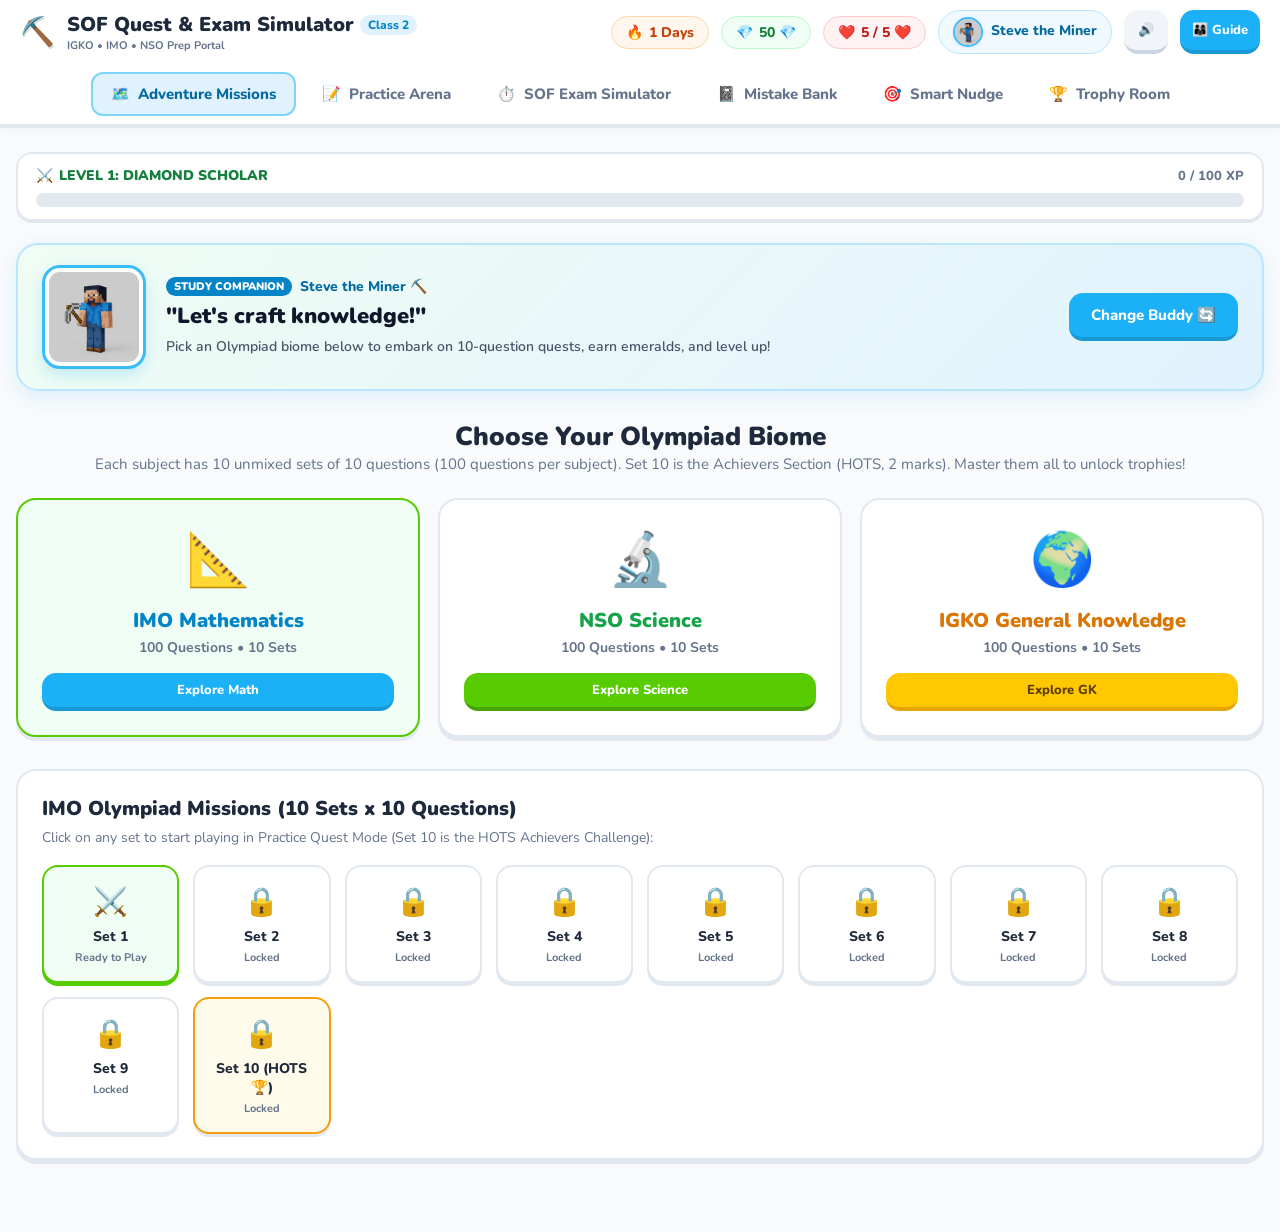
<file: index.html>
<!DOCTYPE html>
<html lang="en">
<head>
  <meta charset="UTF-8">
  <meta name="viewport" content="width=device-width, initial-scale=1.0, viewport-fit=cover">
  <meta name="description" content="Offline-first Class 2 Olympiad practice (IGKO, IMO, NSO) with Minecraft quests and the official SOF exam simulator.">
  <meta name="theme-color" content="#58cc02">
  <title>SOF Olympiad Class 2 - Quest & Official Exam Simulator</title>
  <link rel="manifest" href="manifest.webmanifest">
  <meta name="mobile-web-app-capable" content="yes">
  <meta name="apple-mobile-web-app-capable" content="yes">
  <meta name="apple-mobile-web-app-status-bar-style" content="default">
  <meta name="apple-mobile-web-app-title" content="SOF Quest">
  <link rel="apple-touch-icon" href="icons/icon-180.png">
  <link rel="preconnect" href="https://fonts.googleapis.com">
  <link href="https://fonts.googleapis.com/css2?family=Nunito:wght@600;700;800;900&display=swap" rel="stylesheet">
  <link rel="stylesheet" href="css/main.css">
  <link rel="stylesheet" href="css/minecraft-theme.css">
  <link rel="stylesheet" href="css/exam-simulator.css">
</head>
<body>

  <!-- Top Navigation Header -->
  <header class="app-header">
    <div class="header-inner">
      <div class="brand-section" onclick="window.app.switchTab('quest')">
        <span class="brand-icon">⛏️</span>
        <div>
          <div class="brand-title">
            SOF Quest & Exam Simulator
            <span class="brand-badge">Class 2</span>
          </div>
          <div style="font-size: 11px; color: var(--text-muted); font-weight: 700;">IGKO • IMO • NSO Prep Portal</div>
        </div>
      </div>

      <!-- Minecraft Status HUD -->
      <div class="mc-hud">
        <div class="mc-stat-pill streak" title="Daily Practice Streak">
          <span>🔥</span>
          <span id="hud-streak-val">1 Day</span>
        </div>
        <div class="mc-stat-pill emeralds" title="Minecraft Emeralds Earned">
          <span>💎</span>
          <span id="hud-emeralds-val">50 💎</span>
        </div>
        <div class="mc-stat-pill hearts" title="Hearts Remaining">
          <span>❤️</span>
          <span id="hud-hearts-val">5 / 5 ❤️</span>
        </div>
        <div class="mc-stat-pill companion" title="Click to Change Mascot Companion" onclick="window.app.switchTab('trophies')" role="button" tabindex="0" aria-label="Open Trophy Room">
          <span id="hud-companion-val">⛏️ Steve</span>
        </div>

        <!-- Utility Buttons -->
        <button class="btn-tactile btn-secondary touch-44" style="padding: 6px 12px; font-size: 13px;" onclick="window.audioManager.toggleSpeech(); alert('Voice read-aloud: ' + (window.audioManager.speechEnabled ? 'ON' : 'OFF'));" aria-label="Toggle read aloud">
          🔊
        </button>
        <button class="btn-tactile btn-blue touch-44" style="padding: 6px 12px; font-size: 13px;" onclick="window.app.openParentModal()">
          👨‍👩‍👦 Guide
        </button>
      </div>
    </div>

    <!-- Navigation Tabs Bar -->
    <nav class="nav-tabs-bar">
      <button class="nav-tab-btn active" id="nav-btn-quest" onclick="window.app.switchTab('quest')">
        <span>🗺️</span>
        <span>Adventure Missions</span>
      </button>
      <button class="nav-tab-btn" id="nav-btn-quiz" onclick="window.app.switchTab('quiz')">
        <span>📝</span>
        <span>Practice Arena</span>
      </button>
      <button class="nav-tab-btn" id="nav-btn-exam" onclick="window.app.switchTab('exam')">
        <span>⏱️</span>
        <span>SOF Exam Simulator</span>
      </button>
      <button class="nav-tab-btn" id="nav-btn-mistakes" onclick="window.app.switchTab('mistakes')">
        <span>📓</span>
        <span>Mistake Bank</span>
      </button>
      <button class="nav-tab-btn" id="nav-btn-weakareas" onclick="window.app.switchTab('weakareas')">
        <span>🎯</span>
        <span>Smart Nudge</span>
      </button>
      <button class="nav-tab-btn" id="nav-btn-trophies" onclick="window.app.switchTab('trophies')">
        <span>🏆</span>
        <span>Trophy Room</span>
      </button>
    </nav>
  </header>

  <!-- Main Application Stage -->
  <main class="main-stage">
    
    <!-- Minecraft XP Bar Widget -->
    <div class="xp-level-container">
      <div class="xp-header">
        <div class="xp-title">
          <span>⚔️</span>
          <span id="hud-level-title">LEVEL 1: DIAMOND SCHOLAR</span>
        </div>
        <div class="xp-ratio" id="hud-xp-ratio">0 / 100 XP</div>
      </div>
      <div class="xp-bar-track">
        <div class="xp-bar-fill" id="hud-xp-fill" style="width: 0%;"></div>
      </div>
    </div>

    <!-- ========================================== -->
    <!-- TAB 1: ADVENTURE MISSIONS (SUBJECT & SETS) -->
    <!-- ========================================== -->
    <section id="pane-quest" class="tab-pane active">
      <!-- Active Minecraft Companion Hero Banner -->
      <div class="mascot-hero-card" id="mascot-hero-card">
        <div class="mascot-hero-visual">
          <img src="assets/minecraft/steve.jpg" alt="Steve the Miner" id="mascot-hero-img" class="mascot-hero-full-img" data-mascot-fallback="steve" />
        </div>
        <div class="mascot-hero-details">
          <div class="mascot-hero-badge-row">
            <span class="brand-badge" style="background: #0284c7; color: #fff; font-weight: 900; font-size: 11px;">STUDY COMPANION</span>
            <span class="mascot-hero-buddy-name" id="mascot-hero-buddy-name">Steve the Miner ⛏️</span>
          </div>
          <h2 class="mascot-hero-heading" id="mascot-hero-heading">
            "Let's craft knowledge together!"
          </h2>
          <p class="mascot-hero-subtext" id="mascot-hero-subtext">
            Pick an Olympiad biome below to embark on 10-question quests, earn emeralds, and level up!
          </p>
        </div>
        <div class="mascot-hero-action">
          <button class="btn-tactile btn-blue touch-44" onclick="window.app.switchTab('trophies')" aria-label="Change Minecraft Study Companion">
            Change Buddy 🔄
          </button>
        </div>
      </div>


      <div style="text-align: center; margin-bottom: 24px;">
        <h1 style="font-size: 26px; font-weight: 900; color: #1e293b;">Choose Your Olympiad Biome</h1>
        <p style="color: var(--text-muted); font-size: 15px;">Each subject has 10 unmixed sets of 10 questions (100 questions per subject). Set 10 is the Achievers Section (HOTS, 2 marks). Master them all to unlock trophies!</p>
      </div>

      <!-- Subject Biome Selector -->
      <div class="grid-3" style="margin-bottom: 32px;">
        <div class="biome-card active-subject" id="biome-imo" onclick="window.app.selectSubject('IMO')">
          <div class="biome-icon">📐</div>
          <div class="biome-title" style="color: #0284c7;">IMO Mathematics</div>
          <div class="biome-subtitle">100 Questions • 10 Sets</div>
          <button class="btn-tactile btn-blue" style="width: 100%; font-size: 13px; padding: 8px;">Explore Math</button>
        </div>

        <div class="biome-card" id="biome-nso" onclick="window.app.selectSubject('NSO')">
          <div class="biome-icon">🔬</div>
          <div class="biome-title" style="color: #16a34a;">NSO Science</div>
          <div class="biome-subtitle">100 Questions • 10 Sets</div>
          <button class="btn-tactile btn-green" style="width: 100%; font-size: 13px; padding: 8px;">Explore Science</button>
        </div>

        <div class="biome-card" id="biome-igko" onclick="window.app.selectSubject('IGKO')">
          <div class="biome-icon">🌍</div>
          <div class="biome-title" style="color: #d97706;">IGKO General Knowledge</div>
          <div class="biome-subtitle">100 Questions • 10 Sets</div>
          <button class="btn-tactile btn-yellow" style="width: 100%; font-size: 13px; padding: 8px;">Explore GK</button>
        </div>
      </div>

      <!-- Mission Sets Grid -->
      <div class="card-box">
        <h2 id="active-subject-title" style="font-size: 20px; font-weight: 900; margin-bottom: 6px; color: #1e293b;">
          IMO Mathematics Missions (10 Sets x 10 Questions)
        </h2>
        <p style="color: var(--text-muted); font-size: 14px; margin-bottom: 16px;">Click on any set to start playing in Practice Quest Mode (Set 10 is the HOTS Achievers Challenge):</p>
        <div class="set-nodes-grid" id="sets-node-container"></div>
      </div>
    </section>

    <!-- ========================================== -->
    <!-- TAB 2: PRACTICE QUIZ ARENA                -->
    <!-- ========================================== -->
    <section id="pane-quiz" class="tab-pane">
      <div id="practice-card-container">
        <!-- Will be dynamically populated by QuizEngine -->
        <div style="text-align: center; padding: 48px; background: #fff; border-radius: 20px; border: 2px solid var(--border);">
          <div style="font-size: 48px; margin-bottom: 12px;">🗺️</div>
          <h3 style="font-size: 20px; font-weight: 800; margin-bottom: 8px;">No Quiz Currently Running</h3>
          <p style="color: var(--text-muted); font-size: 15px; margin-bottom: 20px;">
            Head over to the Adventure Missions tab and choose a question set to begin!
          </p>
          <button class="btn-tactile btn-blue" onclick="window.app.switchTab('quest')">
            Pick a Mission Set ➜
          </button>
        </div>
      </div>
    </section>

    <!-- ========================================== -->
    <!-- TAB 3: SOF EXAM SIMULATOR (TCS iON)        -->
    <!-- ========================================== -->
    <section id="pane-exam" class="tab-pane">
      <div style="margin-bottom: 24px;">
        <h1 style="font-size: 26px; font-weight: 900; color: #02569b;">SOF Official Exam Simulator</h1>
        <p style="color: var(--text-muted); font-size: 15px;">
          Replicates the real Science Olympiad Foundation (TCS iON) computer exam screen to build test-day familiarity.
        </p>
      </div>

      <!-- Quick Launch Exam Bar -->
      <div class="card-box" style="margin-bottom: 24px; background: #f0fdf4; border-color: #bbf7d0;">
        <h3 style="font-size: 18px; font-weight: 900; color: #166534; margin-bottom: 12px;">Choose Exam Configuration</h3>
        <div style="display: flex; gap: 12px; flex-wrap: wrap; align-items: center;">
          <select id="exam-subject-select" style="padding: 10px 14px; border-radius: 10px; border: 2px solid #cbd5e1; font-weight: 700; font-size: 15px;">
            <option value="IMO">IMO (Mathematics Olympiad)</option>
            <option value="NSO">NSO (Science Olympiad)</option>
            <option value="IGKO">IGKO (General Knowledge Olympiad)</option>
          </select>
          <button class="btn-tactile btn-green" onclick="window.quizEngine.startOfficialExam(document.getElementById('exam-subject-select').value, false)">
            Launch Full 35-Q Mock (60 Mins) 🚀
          </button>
          <button class="btn-tactile btn-blue" onclick="window.quizEngine.startOfficialExam(document.getElementById('exam-subject-select').value, true)">
            Launch Quick 10-Q Mock (15 Mins) ⏱️
          </button>
        </div>
      </div>

      <div id="exam-sim-container">
        <div style="text-align: center; padding: 48px; background: #fff; border-radius: 16px; border: 1px solid #cfd8dc;">
          <div style="font-size: 56px; margin-bottom: 12px;">⏱️</div>
          <h3 style="font-size: 20px; font-weight: 800; color: #02569b; margin-bottom: 8px;">Exam Room Standing By</h3>
          <p style="color: #64748b; font-size: 15px;">Select your subject above and click Launch to start the timed exam simulator.</p>
        </div>
      </div>
    </section>

    <!-- ========================================== -->
    <!-- TAB 4: MISTAKE BANK (WRONG QUESTION NOTEBOOK)-->
    <!-- ========================================== -->
    <section id="pane-mistakes" class="tab-pane">
      <div style="display: flex; justify-content: space-between; align-items: flex-start; flex-wrap: wrap; gap: 12px; margin-bottom: 24px;">
        <div>
          <h1 style="font-size: 26px; font-weight: 900; color: #1e293b;">Notebook of Growth (Mistake Bank)</h1>
          <p style="color: var(--text-muted); font-size: 15px;">
            "Mistakes are diamonds in disguise!" Retry each question to turn it into a shiny master diamond.
          </p>
        </div>
        <span class="brand-badge" id="mistakes-count-badge" style="background: #fee2e2; color: #b91c1c; font-size: 14px; padding: 6px 14px;">
          0 Questions
        </span>
      </div>

      <!-- Subject Filters -->
      <div style="display: flex; gap: 8px; margin-bottom: 20px; flex-wrap: wrap;">
        <button class="btn-tactile btn-secondary" style="font-size: 13px; padding: 6px 14px;" onclick="window.mistakeBank.setFilter('ALL')">All Subjects</button>
        <button class="btn-tactile btn-secondary" style="font-size: 13px; padding: 6px 14px;" onclick="window.mistakeBank.setFilter('IMO')">IMO (Math)</button>
        <button class="btn-tactile btn-secondary" style="font-size: 13px; padding: 6px 14px;" onclick="window.mistakeBank.setFilter('NSO')">NSO (Science)</button>
        <button class="btn-tactile btn-secondary" style="font-size: 13px; padding: 6px 14px;" onclick="window.mistakeBank.setFilter('IGKO')">IGKO (GK)</button>
      </div>

      <div id="mistakes-list"></div>
    </section>

    <!-- ========================================== -->
    <!-- TAB 5: SMART NUDGE & WEAK AREAS           -->
    <!-- ========================================== -->
    <section id="pane-weakareas" class="tab-pane">
      <div style="margin-bottom: 24px;">
        <h1 style="font-size: 26px; font-weight: 900; color: #1e293b;">Syllabus Mastery & Smart Nudges</h1>
        <p style="color: var(--text-muted); font-size: 15px;">
          Our diagnostic engine tracks accuracy across every chapter and generates 1-click 5-question power workouts.
        </p>
      </div>

      <div id="smart-nudge-banner" style="margin-bottom: 28px;"></div>

      <h2 style="font-size: 20px; font-weight: 900; margin-bottom: 14px;">Chapter Mastery Breakdown</h2>
      <div class="grid-3" id="topics-mastery-grid"></div>
    </section>

    <!-- ========================================== -->
    <!-- TAB 6: TROPHY ROOM & COMPANIONS           -->
    <!-- ========================================== -->
    <section id="pane-trophies" class="tab-pane">
      <div style="margin-bottom: 24px;">
        <h1 style="font-size: 26px; font-weight: 900; color: #1e293b;">Minecraft Companions & Trophy Room</h1>
        <p style="color: var(--text-muted); font-size: 15px;">
          Switch your active study buddy and see all the badges you've unlocked!
        </p>
      </div>

      <h2 style="font-size: 20px; font-weight: 900; margin-bottom: 14px;">Select Active Mascot Buddy</h2>
      <div style="display: flex; gap: 14px; margin-bottom: 32px; flex-wrap: wrap;" id="mascot-select-container"></div>

      <h2 style="font-size: 20px; font-weight: 900; margin-bottom: 14px;">Unlocked Badges & Achievements</h2>
      <div class="grid-2" id="badges-grid-container"></div>
    </section>

  </main>

  <!-- ========================================== -->
  <!-- PARENT & CAREGIVER MODAL GUIDE             -->
  <!-- ========================================== -->
  <div class="modal-overlay" id="parent-guide-modal" onclick="if(event.target === this) window.app.closeParentModal()">
    <div class="modal-card">
      <div style="display: flex; justify-content: space-between; align-items: center; border-bottom: 2px solid var(--border); padding-bottom: 14px; margin-bottom: 18px;">
        <h2 style="font-size: 22px; font-weight: 900; color: #1e293b;">👨‍👩‍👦 Parent & Caregiver Quick Guide</h2>
        <button class="btn-tactile btn-secondary" style="padding: 4px 10px; font-size: 14px;" onclick="window.app.closeParentModal()">✕</button>
      </div>

      <div style="line-height: 1.6; font-size: 15px; color: #334155;">
        <p style="margin-bottom: 12px;">
          <strong>Welcome!</strong> This platform is designed specifically for your child in <strong>Class 2</strong> preparing for the Science Olympiad Foundation (SOF) exams in <strong>IGKO</strong>, <strong>IMO</strong>, and <strong>NSO</strong>.
        </p>

        <h4 style="font-weight: 900; color: #0284c7; margin: 16px 0 6px;">1. Daily Practice (10 Questions at a time)</h4>
        <p style="margin-bottom: 12px;">
          Go to the <strong>Adventure Missions</strong> tab, select a subject, and click on any Set. Each set has 10 unmixed questions. Click the <strong>🔊 Read</strong> button on any question if your child needs audio assistance.
        </p>

        <h4 style="font-weight: 900; color: #0284c7; margin: 16px 0 6px;">2. Overcoming Mistakes</h4>
        <p style="margin-bottom: 12px;">
          Any question answered incorrectly is automatically stored in the <strong>Mistake Bank</strong>. Sit with your child once or twice a week to hit <em>"Retry & Master"</em>.
        </p>

        <h4 style="font-weight: 900; color: #0284c7; margin: 16px 0 6px;">3. Weekend Mock Exams</h4>
        <p style="margin-bottom: 12px;">
          In the <strong>SOF Exam Simulator</strong> tab, launch the <em>Quick 10-Q Mock</em> or the <em>Full 35-Q Mock</em> to simulate real exam-room conditions with the official TCS iON layout.
        </p>

        <h4 style="font-weight: 900; color: #0284c7; margin: 16px 0 6px;">4. Resetting Data</h4>
        <p style="margin-bottom: 16px;">
          If you want your child to practice again from a completely clean slate, click the button below.
        </p>

        <button class="btn-tactile btn-red" style="width: 100%; font-size: 14px;" onclick="window.app.confirmParentReset()">
          Reset All Progress for Fresh Start 🔄
        </button>
      </div>
    </div>
  </div>

  <!-- Application Data Scripts -->
  <script src="data/igko-questions.js"></script>
  <script src="data/imo-questions.js"></script>
  <script src="data/nso-questions.js"></script>
  <script src="data/badges.js"></script>

  <!-- Application Engine Scripts -->
  <script src="js/util.js"></script>
  <script src="js/audio-manager.js"></script>
  <script src="js/confetti.js"></script>
  <script src="js/storage.js"></script>
  <script src="js/mistake-bank.js"></script>
  <script src="js/weak-areas.js"></script>
  <script src="js/quiz-engine.js"></script>
  <script src="js/app.js"></script>
</body>
</html>
</file>
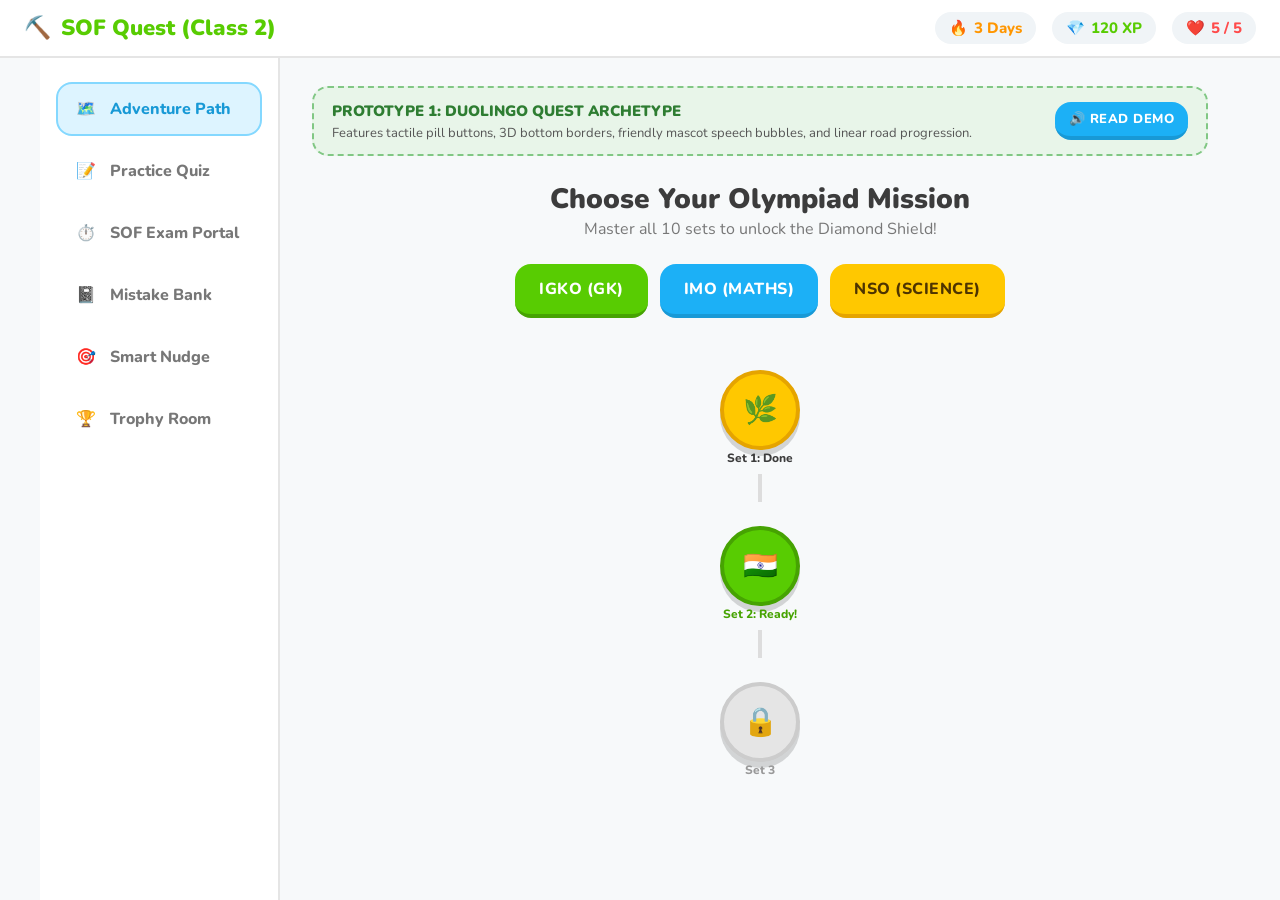
<file: mocks/mock1_duolingo_quest.html>
<!DOCTYPE html>
<html lang="en">
<head>
  <meta charset="UTF-8">
  <meta name="viewport" content="width=device-width, initial-scale=1.0">
  <title>Mock 1: Duolingo Quest Style - SOF Olympiad Class 2</title>
  <link rel="preconnect" href="https://fonts.googleapis.com">
  <link href="https://fonts.googleapis.com/css2?family=Nunito:wght@600;700;800;900&display=swap" rel="stylesheet">
  <style>
    :root {
      --bg: #f7f9fa;
      --card-bg: #ffffff;
      --primary: #58cc02;
      --primary-dark: #46a302;
      --blue: #1cb0f6;
      --blue-dark: #1899d6;
      --yellow: #ffc800;
      --yellow-dark: #e5a400;
      --orange: #ff9600;
      --red: #ff4b4b;
      --red-dark: #d33131;
      --text: #3c3c3c;
      --text-muted: #777777;
      --border: #e5e5e5;
    }
    * { box-sizing: border-box; margin: 0; padding: 0; font-family: 'Nunito', sans-serif; -webkit-tap-highlight-color: transparent; }
    body { background-color: var(--bg); color: var(--text); min-height: 100vh; display: flex; flex-direction: column; }
    
    /* Top Header Bar */
    .top-nav {
      background: #ffffff; border-bottom: 2px solid var(--border);
      display: flex; align-items: center; justify-content: space-between;
      padding: 12px 24px; position: sticky; top: 0; z-index: 100;
    }
    .brand { display: flex; align-items: center; gap: 10px; font-size: 22px; font-weight: 900; color: var(--primary); }
    .nav-stats { display: flex; align-items: center; gap: 16px; }
    .stat-pill {
      display: flex; align-items: center; gap: 6px; padding: 6px 14px;
      border-radius: 99px; background: #f0f4f7; font-weight: 800; font-size: 15px;
    }
    .stat-pill.streak { color: var(--orange); }
    .stat-pill.emeralds { color: var(--primary); }
    .stat-pill.hearts { color: var(--red); }

    /* Layout: Left Sidebar + Main Content */
    .app-container { display: flex; flex: 1; max-width: 1200px; margin: 0 auto; width: 100%; }
    .sidebar {
      width: 240px; padding: 24px 16px; display: flex; flex-direction: column; gap: 8px;
      border-right: 2px solid var(--border); background: #ffffff;
    }
    .tab-btn {
      display: flex; align-items: center; gap: 14px; padding: 14px 18px; border-radius: 16px;
      border: 2px solid transparent; background: transparent; font-size: 16px; font-weight: 800;
      color: var(--text-muted); cursor: pointer; text-align: left; transition: all 0.15s ease;
    }
    .tab-btn:hover { background: #f7f9fa; }
    .tab-btn.active {
      background: #ddf4ff; color: var(--blue-dark); border-color: #84d8ff;
    }

    .main-content { flex: 1; padding: 28px 32px; overflow-y: auto; }

    /* Archetype Banner */
    .archetype-banner {
      background: #e8f5e9; border: 2px dashed #81c784; border-radius: 16px;
      padding: 12px 18px; margin-bottom: 24px; display: flex; align-items: center; justify-content: space-between;
    }
    .archetype-title { font-weight: 900; color: #2e7d32; font-size: 15px; }

    /* Tactile Buttons */
    .btn-tactile {
      display: inline-flex; align-items: center; justify-content: center; gap: 8px;
      padding: 14px 24px; border-radius: 16px; font-weight: 800; font-size: 16px;
      text-transform: uppercase; letter-spacing: 0.5px; cursor: pointer;
      border: none; border-bottom: 4px solid; transition: transform 0.1s, border-bottom-width 0.1s;
    }
    .btn-tactile:active { transform: translateY(3px); border-bottom-width: 1px !important; }
    .btn-green { background: var(--primary); color: #fff; border-bottom-color: var(--primary-dark); }
    .btn-blue { background: var(--blue); color: #fff; border-bottom-color: var(--blue-dark); }
    .btn-yellow { background: var(--yellow); color: #4e3400; border-bottom-color: var(--yellow-dark); }

    /* Tabs Content Panes */
    .tab-pane { display: none; }
    .tab-pane.active { display: block; animation: fadeIn 0.25s ease; }
    @keyframes fadeIn { from { opacity: 0; transform: translateY(6px); } to { opacity: 1; transform: translateY(0); } }

    /* Quest Road / Path */
    .quest-path { display: flex; flex-direction: column; align-items: center; gap: 24px; padding: 20px 0; }
    .quest-node {
      width: 80px; height: 80px; border-radius: 50%; display: flex; flex-direction: column;
      align-items: center; justify-content: center; font-size: 28px; cursor: pointer;
      box-shadow: 0 6px 0 rgba(0,0,0,0.15); transition: transform 0.15s; position: relative;
    }
    .quest-node:hover { transform: scale(1.08); }
    .quest-node.completed { background: var(--yellow); border: 4px solid var(--yellow-dark); }
    .quest-node.active { background: var(--primary); border: 4px solid var(--primary-dark); animation: bounce 1.8s infinite; }
    .quest-node.locked { background: #e5e5e5; border: 4px solid #cccccc; cursor: not-allowed; }
    @keyframes bounce { 0%, 100% { transform: translateY(0); } 50% { transform: translateY(-8px); } }

    /* Quiz Card UI */
    .quiz-card {
      background: var(--card-bg); border: 2px solid var(--border); border-radius: 24px;
      padding: 32px; box-shadow: 0 4px 0 var(--border); max-width: 700px; margin: 0 auto;
    }
    .progress-bar-container {
      background: #e5e5e5; border-radius: 99px; height: 16px; margin-bottom: 24px; overflow: hidden;
    }
    .progress-bar-fill {
      background: var(--primary); height: 100%; border-radius: 99px; width: 40%;
      transition: width 0.3s cubic-bezier(0.4, 0, 0.2, 1);
    }
    .mascot-speech-bubble {
      display: flex; gap: 16px; align-items: center; margin-bottom: 28px;
    }
    .mascot-avatar {
      width: 72px; height: 72px; border-radius: 18px; background: #e0f2fe;
      display: flex; align-items: center; justify-content: center; font-size: 36px;
      border: 3px solid #7dd3fc; flex-shrink: 0;
    }
    .speech-bubble {
      background: #f0fdf4; border: 2px solid #86efac; border-radius: 20px;
      padding: 16px 20px; font-size: 19px; font-weight: 800; color: #166534; position: relative;
    }
    .speech-bubble::before {
      content: ''; position: absolute; left: -10px; top: 22px; width: 0; height: 0;
      border-top: 8px solid transparent; border-bottom: 8px solid transparent; border-right: 10px solid #86efac;
    }

    .options-grid { display: grid; grid-template-columns: 1fr 1fr; gap: 14px; margin-top: 20px; }
    .opt-card {
      border: 2px solid var(--border); border-radius: 18px; padding: 18px 20px;
      background: #ffffff; font-weight: 800; font-size: 17px; cursor: pointer;
      box-shadow: 0 4px 0 var(--border); transition: all 0.15s ease; display: flex; align-items: center; gap: 12px;
    }
    .opt-card:hover { border-color: var(--blue); background: #f0f9ff; }
    .opt-card.selected { border-color: var(--blue-dark); background: #e0f2fe; box-shadow: 0 2px 0 var(--blue-dark); }
    .opt-card.correct { border-color: var(--primary-dark); background: #dcfce7; color: #15803d; }
    .opt-card.wrong { border-color: var(--red-dark); background: #fee2e2; color: #b91c1c; }
    .opt-key {
      width: 32px; height: 32px; border-radius: 8px; border: 2px solid #ddd;
      display: flex; align-items: center; justify-content: center; font-size: 14px; font-weight: 900;
    }

    /* Mistake Bank & Weak Area Cards */
    .grid-cards { display: grid; grid-template-columns: repeat(auto-fit, minmax(280px, 1fr)); gap: 18px; }
    .item-card {
      background: #ffffff; border: 2px solid var(--border); border-radius: 20px;
      padding: 22px; box-shadow: 0 4px 0 var(--border);
    }
    .badge-tag {
      display: inline-block; padding: 4px 10px; border-radius: 99px; font-size: 12px; font-weight: 800;
      text-transform: uppercase; margin-bottom: 8px;
    }
    .tag-red { background: #fee2e2; color: #b91c1c; }
    .tag-yellow { background: #fef3c7; color: #b45309; }
    .tag-green { background: #dcfce7; color: #15803d; }
  </style>
</head>
<body>

  <!-- Top Nav Bar -->
  <header class="top-nav">
    <div class="brand">
      <span>⛏️</span>
      <span>SOF Quest (Class 2)</span>
    </div>
    <div class="nav-stats">
      <div class="stat-pill streak" title="Day Streak">
        <span>🔥</span>
        <span id="streak-val">3 Days</span>
      </div>
      <div class="stat-pill emeralds" title="Minecraft Emeralds">
        <span>💎</span>
        <span id="emerald-val">120 XP</span>
      </div>
      <div class="stat-pill hearts" title="Hearts Left">
        <span>❤️</span>
        <span>5 / 5</span>
      </div>
    </div>
  </header>

  <div class="app-container">
    <!-- Left Navigation Sidebar -->
    <aside class="sidebar">
      <button class="tab-btn active" onclick="switchTab('quest')">
        <span>🗺️</span>
        <span>Adventure Path</span>
      </button>
      <button class="tab-btn" onclick="switchTab('quiz')">
        <span>📝</span>
        <span>Practice Quiz</span>
      </button>
      <button class="tab-btn" onclick="switchTab('exam')">
        <span>⏱️</span>
        <span>SOF Exam Portal</span>
      </button>
      <button class="tab-btn" onclick="switchTab('mistakes')">
        <span>📓</span>
        <span>Mistake Bank</span>
      </button>
      <button class="tab-btn" onclick="switchTab('weakareas')">
        <span>🎯</span>
        <span>Smart Nudge</span>
      </button>
      <button class="tab-btn" onclick="switchTab('trophies')">
        <span>🏆</span>
        <span>Trophy Room</span>
      </button>
    </aside>

    <!-- Main Dynamic Content Area -->
    <main class="main-content">
      <div class="archetype-banner">
        <div>
          <span class="archetype-title">PROTOTYPE 1: DUOLINGO QUEST ARCHETYPE</span>
          <p style="font-size: 13px; color: #555; margin-top: 2px;">
            Features tactile pill buttons, 3D bottom borders, friendly mascot speech bubbles, and linear road progression.
          </p>
        </div>
        <button class="btn-tactile btn-blue" style="padding: 8px 14px; font-size: 13px;" onclick="readAloudDemo()">🔊 Read Demo</button>
      </div>

      <!-- TAB 1: QUEST / ADVENTURE MAP -->
      <section id="pane-quest" class="tab-pane active">
        <div style="text-align: center; margin-bottom: 24px;">
          <h1 style="font-size: 28px; font-weight: 900;">Choose Your Olympiad Mission</h1>
          <p style="color: var(--text-muted); font-size: 16px;">Master all 10 sets to unlock the Diamond Shield!</p>
        </div>

        <div style="display: flex; justify-content: center; gap: 12px; margin-bottom: 32px;">
          <button class="btn-tactile btn-green">IGKO (GK)</button>
          <button class="btn-tactile btn-blue">IMO (Maths)</button>
          <button class="btn-tactile btn-yellow">NSO (Science)</button>
        </div>

        <div class="quest-path">
          <div class="quest-node completed" title="Set 1: Plants & Animals" onclick="switchTab('quiz')">
            <span>🌿</span>
            <span style="position: absolute; bottom: -20px; font-size: 12px; font-weight: 800; white-space: nowrap;">Set 1: Done</span>
          </div>
          <div style="width: 4px; height: 28px; background: #ddd;"></div>
          <div class="quest-node active" title="Set 2: India & World" onclick="switchTab('quiz')">
            <span>🇮🇳</span>
            <span style="position: absolute; bottom: -20px; font-size: 12px; font-weight: 800; white-space: nowrap; color: var(--primary-dark);">Set 2: Ready!</span>
          </div>
          <div style="width: 4px; height: 28px; background: #ddd;"></div>
          <div class="quest-node locked" title="Set 3: Locked">
            <span>🔒</span>
            <span style="position: absolute; bottom: -20px; font-size: 12px; font-weight: 800; white-space: nowrap; color: #999;">Set 3</span>
          </div>
        </div>
      </section>

      <!-- TAB 2: PRACTICE QUIZ ARENA -->
      <section id="pane-quiz" class="tab-pane">
        <div class="quiz-card">
          <div class="progress-bar-container">
            <div class="progress-bar-fill" style="width: 40%;"></div>
          </div>

          <div class="mascot-speech-bubble">
            <div class="mascot-avatar">⛏️</div>
            <div class="speech-bubble">
              Steve says: "Question 4 of 10! You're mining straight for diamonds!"
            </div>
          </div>

          <div style="display: flex; justify-content: space-between; align-items: flex-start;">
            <h2 style="font-size: 21px; font-weight: 800; line-height: 1.4;">
              In which country would you find the Great Pyramid and the Great Sphinx of Giza?
            </h2>
            <button class="btn-tactile btn-blue" style="padding: 6px 12px; font-size: 13px;" onclick="speakText('In which country would you find the Great Pyramid and the Great Sphinx of Giza?')">🔊</button>
          </div>

          <!-- Question SVG Graphic -->
          <div style="text-align: center; margin: 20px 0;">
            <svg width="220" height="90" viewBox="0 0 220 90">
              <rect width="220" height="90" fill="#fef9c3" rx="12"/>
              <polygon points="40,80 80,20 120,80" fill="#d97706"/>
              <polygon points="100,80 140,30 180,80" fill="#f59e0b"/>
              <circle cx="190" cy="25" r="14" fill="#fbbf24"/>
            </svg>
          </div>

          <div class="options-grid">
            <div class="opt-card" onclick="selectOption(this, false)">
              <div class="opt-key">A</div>
              <span>Iran</span>
            </div>
            <div class="opt-card" onclick="selectOption(this, false)">
              <div class="opt-key">B</div>
              <span>Iraq</span>
            </div>
            <div class="opt-card" onclick="selectOption(this, false)">
              <div class="opt-key">C</div>
              <span>Saudi Arabia</span>
            </div>
            <div class="opt-card" onclick="selectOption(this, true)">
              <div class="opt-key">D</div>
              <span>Egypt</span>
            </div>
          </div>

          <div id="quiz-feedback" style="margin-top: 24px; display: none; padding: 16px; border-radius: 16px;"></div>

          <div style="display: flex; justify-content: flex-end; margin-top: 24px;">
            <button class="btn-tactile btn-green" id="next-btn" style="display: none;" onclick="nextQuestion()">Next Question ➜</button>
          </div>
        </div>
      </section>

      <!-- TAB 3: SOF EXAM SIMULATOR PREVIEW -->
      <section id="pane-exam" class="tab-pane">
        <div class="quiz-card" style="max-width: 850px;">
          <div style="display: flex; justify-content: space-between; align-items: center; border-bottom: 2px solid var(--border); padding-bottom: 16px; margin-bottom: 20px;">
            <div>
              <h2 style="font-size: 22px; font-weight: 900;">SOF Official Exam Simulation (TCS iON Layout)</h2>
              <p style="color: var(--text-muted); font-size: 14px;">Class 2 | International General Knowledge Olympiad</p>
            </div>
            <div style="background: #fee2e2; border: 2px solid var(--red); padding: 8px 16px; border-radius: 12px; font-weight: 900; color: var(--red-dark); font-size: 18px;">
              ⏱️ 58:42
            </div>
          </div>

          <div style="display: flex; gap: 24px;">
            <div style="flex: 2;">
              <div style="font-weight: 800; color: var(--text-muted); font-size: 14px; margin-bottom: 8px;">QUESTION 1 OF 35:</div>
              <p style="font-size: 18px; font-weight: 800; margin-bottom: 16px;">How many teeth does an adult human being have?</p>
              <div style="display: flex; flex-direction: column; gap: 10px;">
                <label class="opt-card"><input type="radio" name="exam_q1"> (A) 20</label>
                <label class="opt-card"><input type="radio" name="exam_q1"> (B) 28</label>
                <label class="opt-card"><input type="radio" name="exam_q1"> (C) 32</label>
                <label class="opt-card"><input type="radio" name="exam_q1"> (D) 44</label>
              </div>
              <div style="display: flex; gap: 12px; margin-top: 24px;">
                <button class="btn-tactile btn-blue" style="font-size: 14px; padding: 10px 18px;">Save & Next</button>
                <button class="btn-tactile btn-yellow" style="font-size: 14px; padding: 10px 18px;">Mark for Review</button>
              </div>
            </div>

            <!-- Exam Palette -->
            <div style="flex: 1; border-left: 2px solid var(--border); padding-left: 20px;">
              <h4 style="font-size: 14px; font-weight: 900; margin-bottom: 12px;">QUESTION PALETTE</h4>
              <div style="display: grid; grid-template-columns: repeat(5, 1fr); gap: 6px;">
                <div style="background: #22c55e; color: #fff; padding: 8px; text-align: center; border-radius: 6px; font-weight: 800; font-size: 12px;">1</div>
                <div style="background: #ef4444; color: #fff; padding: 8px; text-align: center; border-radius: 6px; font-weight: 800; font-size: 12px;">2</div>
                <div style="background: #a855f7; color: #fff; padding: 8px; text-align: center; border-radius: 6px; font-weight: 800; font-size: 12px;">3</div>
                <div style="background: #e5e5e5; color: #333; padding: 8px; text-align: center; border-radius: 6px; font-weight: 800; font-size: 12px;">4</div>
                <div style="background: #e5e5e5; color: #333; padding: 8px; text-align: center; border-radius: 6px; font-weight: 800; font-size: 12px;">5</div>
              </div>
              <div style="font-size: 11px; margin-top: 16px; color: #666; line-height: 1.6;">
                🟢 Answered | 🔴 Not Answered<br>🟣 Marked for Review | ⚪ Unvisited
              </div>
            </div>
          </div>
        </div>
      </section>

      <!-- TAB 4: MISTAKE BANK -->
      <section id="pane-mistakes" class="tab-pane">
        <div style="margin-bottom: 24px;">
          <h2 style="font-size: 26px; font-weight: 900;">Notebook of Growth (Mistake Bank)</h2>
          <p style="color: var(--text-muted); font-size: 15px;">Every mistake is a diamond waiting to be mined! Retry questions to master them.</p>
        </div>

        <div class="grid-cards">
          <div class="item-card">
            <span class="badge-tag tag-red">IGKO • Earth & Environment</span>
            <h3 style="font-size: 16px; font-weight: 800; margin-bottom: 8px;">What is a body of water where river and ocean water mix?</h3>
            <p style="font-size: 13px; color: var(--red); margin-bottom: 4px;">❌ Your answer: Lagoon</p>
            <p style="font-size: 13px; color: var(--primary-dark); margin-bottom: 12px;">✅ Correct answer: Estuary</p>
            <button class="btn-tactile btn-green" style="width: 100%; font-size: 13px; padding: 10px;">Retry & Master 💎</button>
          </div>

          <div class="item-card">
            <span class="badge-tag tag-red">IMO • Clock & Time</span>
            <h3 style="font-size: 16px; font-weight: 800; margin-bottom: 8px;">What time is shown when the minute hand is at 6 and hour hand is between 2 and 3?</h3>
            <p style="font-size: 13px; color: var(--red); margin-bottom: 4px;">❌ Your answer: 2:06</p>
            <p style="font-size: 13px; color: var(--primary-dark); margin-bottom: 12px;">✅ Correct answer: Half past 2 (2:30)</p>
            <button class="btn-tactile btn-green" style="width: 100%; font-size: 13px; padding: 10px;">Retry & Master 💎</button>
          </div>
        </div>
      </section>

      <!-- TAB 5: WEAK AREAS & SMART NUDGE -->
      <section id="pane-weakareas" class="tab-pane">
        <div style="margin-bottom: 24px;">
          <h2 style="font-size: 26px; font-weight: 900;">Topic Mastery & Smart Nudges</h2>
          <p style="color: var(--text-muted); font-size: 15px;">Targeted workouts focused directly on areas that need an extra boost.</p>
        </div>

        <!-- Mascot Nudge Callout -->
        <div style="background: #fffbeb; border: 2px solid #fde68a; border-radius: 20px; padding: 20px; display: flex; align-items: center; justify-content: space-between; margin-bottom: 24px;">
          <div style="display: flex; align-items: center; gap: 16px;">
            <div style="font-size: 40px;">⚡</div>
            <div>
              <h3 style="font-size: 18px; font-weight: 900; color: #92400e;">Steve's Recommended Power Workout!</h3>
              <p style="font-size: 14px; color: #b45309;">Your accuracy in <strong>Clocks & Time (IMO)</strong> is 60%. Let's do 5 quick questions to turn it green!</p>
            </div>
          </div>
          <button class="btn-tactile btn-yellow" style="font-size: 14px; padding: 12px 20px;">Start 5-Q Workout</button>
        </div>

        <div class="grid-cards">
          <div class="item-card">
            <span class="badge-tag tag-yellow">IMO • 60% Accuracy</span>
            <h3 style="font-size: 17px; font-weight: 800;">Clocks & Calendar</h3>
            <p style="font-size: 13px; color: #777; margin: 8px 0 16px;">Missed 2 questions in reading analog clock hands.</p>
            <button class="btn-tactile btn-blue" style="width: 100%; font-size: 13px; padding: 8px;">Practice Clocks</button>
          </div>
          <div class="item-card">
            <span class="badge-tag tag-green">NSO • 90% Accuracy</span>
            <h3 style="font-size: 17px; font-weight: 800;">Plants & Trees</h3>
            <p style="font-size: 13px; color: #777; margin: 8px 0 16px;">Super job! Mastered roots, stems, and climbers.</p>
            <button class="btn-tactile btn-green" style="width: 100%; font-size: 13px; padding: 8px;">Review Set</button>
          </div>
        </div>
      </section>

      <!-- TAB 6: TROPHY ROOM & MASCOT PICKER -->
      <section id="pane-trophies" class="tab-pane">
        <div style="margin-bottom: 24px;">
          <h2 style="font-size: 26px; font-weight: 900;">Minecraft Companion & Trophy Room</h2>
          <p style="color: var(--text-muted); font-size: 15px;">Choose your active study buddy and admire your unlocked badges!</p>
        </div>

        <h3 style="font-size: 18px; font-weight: 900; margin-bottom: 12px;">Pick Your Mascot Companion</h3>
        <div style="display: flex; gap: 14px; margin-bottom: 32px; flex-wrap: wrap;">
          <div class="item-card" style="border-color: var(--primary); background: #f0fdf4; cursor: pointer; text-align: center; flex: 1; min-width: 140px;">
            <div style="font-size: 36px; margin-bottom: 8px;">⛏️</div>
            <div style="font-weight: 900; font-size: 15px;">Steve</div>
            <div style="font-size: 12px; color: var(--primary-dark); font-weight: 800;">Active Buddy</div>
          </div>
          <div class="item-card" style="cursor: pointer; text-align: center; flex: 1; min-width: 140px;">
            <div style="font-size: 36px; margin-bottom: 8px;">🏹</div>
            <div style="font-weight: 900; font-size: 15px;">Alex</div>
            <div style="font-size: 12px; color: #888;">Select</div>
          </div>
          <div class="item-card" style="cursor: pointer; text-align: center; flex: 1; min-width: 140px;">
            <div style="font-size: 36px; margin-bottom: 8px;">💚</div>
            <div style="font-weight: 900; font-size: 15px;">Sparky Creeper</div>
            <div style="font-size: 12px; color: #888;">Select</div>
          </div>
          <div class="item-card" style="cursor: pointer; text-align: center; flex: 1; min-width: 140px;">
            <div style="font-size: 36px; margin-bottom: 8px;">🌸</div>
            <div style="font-weight: 900; font-size: 15px;">Bubbles Axolotl</div>
            <div style="font-size: 12px; color: #888;">Select</div>
          </div>
        </div>

        <h3 style="font-size: 18px; font-weight: 900; margin-bottom: 12px;">Achievements & Badges</h3>
        <div class="grid-cards">
          <div class="item-card" style="display: flex; gap: 16px; align-items: center;">
            <div style="font-size: 40px;">⛏️</div>
            <div>
              <h4 style="font-weight: 900; font-size: 16px;">Math Miner</h4>
              <p style="font-size: 13px; color: #666;">Solved 30 IMO Math questions</p>
              <span class="badge-tag tag-green" style="margin-top: 6px;">Unlocked 💎</span>
            </div>
          </div>
          <div class="item-card" style="display: flex; gap: 16px; align-items: center;">
            <div style="font-size: 40px;">🔥</div>
            <div>
              <h4 style="font-weight: 900; font-size: 16px;">Nether Flame</h4>
              <p style="font-size: 13px; color: #666;">3-Day practice streak</p>
              <span class="badge-tag tag-green" style="margin-top: 6px;">Unlocked 💎</span>
            </div>
          </div>
        </div>
      </section>
    </main>
  </div>

  <script>
    function switchTab(tabId) {
      document.querySelectorAll('.tab-btn').forEach(btn => btn.classList.remove('active'));
      document.querySelectorAll('.tab-pane').forEach(pane => pane.classList.remove('active'));
      const activeBtn = Array.from(document.querySelectorAll('.tab-btn')).find(b => b.getAttribute('onclick').includes(tabId));
      if (activeBtn) activeBtn.classList.add('active');
      const targetPane = document.getElementById('pane-' + tabId);
      if (targetPane) targetPane.classList.add('active');
    }

    function selectOption(elem, isCorrect) {
      document.querySelectorAll('.opt-card').forEach(c => c.classList.remove('selected', 'correct', 'wrong'));
      elem.classList.add('selected');
      const fb = document.getElementById('quiz-feedback');
      const nextBtn = document.getElementById('next-btn');
      fb.style.display = 'block';
      nextBtn.style.display = 'inline-flex';

      if (isCorrect) {
        elem.classList.add('correct');
        fb.style.background = '#dcfce7';
        fb.style.color = '#166534';
        fb.innerHTML = '<strong>🎉 Steve says:</strong> Brilliant! Egypt is home to the Great Pyramids and the Sphinx. +10 Emeralds 💎';
        playTone(600, 0.1); setTimeout(() => playTone(800, 0.2), 100);
      } else {
        elem.classList.add('wrong');
        fb.style.background = '#fee2e2';
        fb.style.color = '#991b1b';
        fb.innerHTML = '<strong>💡 Steve says:</strong> Nice try! The Pyramids of Giza are in Egypt. Added to your Mistake Bank so we can conquer it!';
        playTone(300, 0.2);
      }
    }

    function nextQuestion() {
      alert("Great job! Loading next question in Set 2...");
    }

    function speakText(text) {
      if ('speechSynthesis' in window) {
        window.speechSynthesis.cancel();
        const utterance = new SpeechSynthesisUtterance(text);
        utterance.rate = 0.9; // kid friendly pace
        utterance.pitch = 1.1;
        window.speechSynthesis.speak(utterance);
      } else {
        alert("Speech synthesis not supported in this browser.");
      }
    }

    function readAloudDemo() {
      speakText("Welcome to S O F Quest Class 2! Let us learn and have fun together!");
    }

    function playTone(freq, duration) {
      try {
        const audioCtx = new (window.AudioContext || window.webkitAudioContext)();
        const osc = audioCtx.createOscillator();
        const gain = audioCtx.createGain();
        osc.connect(gain);
        gain.connect(audioCtx.destination);
        osc.frequency.value = freq;
        gain.gain.setValueAtTime(0.2, audioCtx.currentTime);
        gain.gain.exponentialRampToValueAtTime(0.0001, audioCtx.currentTime + duration);
        osc.start();
        osc.stop(audioCtx.currentTime + duration);
      } catch(e) {}
    }
  </script>
</body>
</html>
</file>
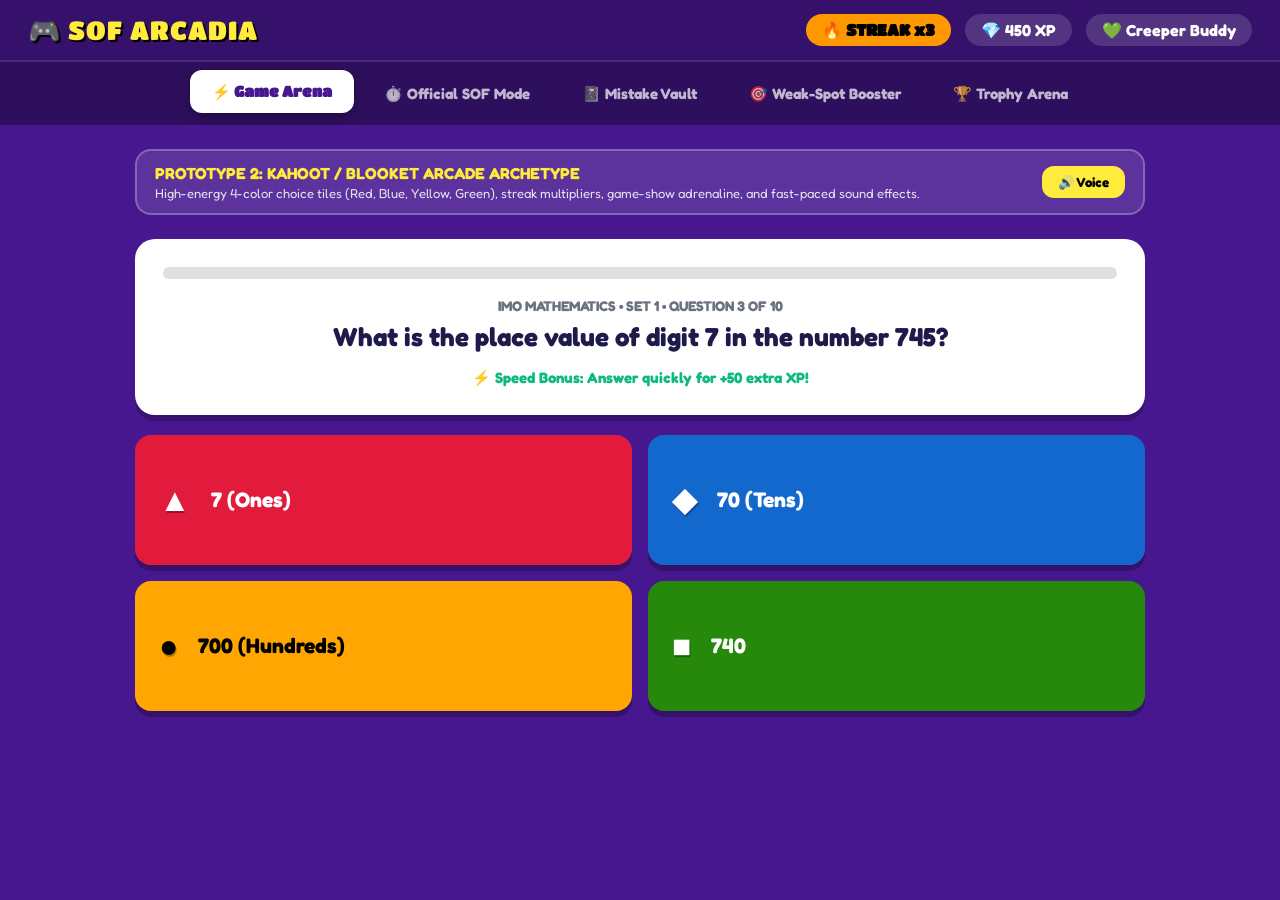
<file: mocks/mock2_kahoot_arcade.html>
<!DOCTYPE html>
<html lang="en">
<head>
  <meta charset="UTF-8">
  <meta name="viewport" content="width=device-width, initial-scale=1.0">
  <title>Mock 2: Kahoot / Blooket Arcade - SOF Olympiad Class 2</title>
  <link rel="preconnect" href="https://fonts.googleapis.com">
  <link href="https://fonts.googleapis.com/css2?family=Titan+One&family=Fredoka:wght@600;700&display=swap" rel="stylesheet">
  <style>
    :root {
      --bg: #46178f; /* Kahoot deep purple */
      --bg-light: #5b21b6;
      --card-bg: #ffffff;
      --red: #e21b3c;
      --blue: #1368ce;
      --yellow: #ffa602;
      --green: #26890c;
      --text-dark: #121212;
      --text-light: #ffffff;
    }
    * { box-sizing: border-box; margin: 0; padding: 0; font-family: 'Fredoka', sans-serif; -webkit-tap-highlight-color: transparent; }
    body { background-color: var(--bg); color: var(--text-light); min-height: 100vh; display: flex; flex-direction: column; }

    /* Top Navigation */
    .arcade-header {
      background: rgba(0, 0, 0, 0.25); padding: 14px 28px; display: flex;
      align-items: center; justify-content: space-between; border-bottom: 2px solid rgba(255,255,255,0.1);
    }
    .brand-title {
      font-family: 'Titan One', cursive; font-size: 26px; color: #ffeb3b;
      letter-spacing: 1px; text-shadow: 2px 2px 0px #000;
    }
    .arcade-stats { display: flex; gap: 14px; align-items: center; }
    .arcade-pill {
      background: rgba(255,255,255,0.15); padding: 6px 16px; border-radius: 99px;
      font-weight: 700; font-size: 16px; display: flex; align-items: center; gap: 8px;
    }
    .arcade-pill.combo { background: #ff9800; color: #000; font-family: 'Titan One', cursive; }

    /* Tab Bar */
    .arcade-tabs {
      display: flex; justify-content: center; gap: 8px; background: rgba(0, 0, 0, 0.35);
      padding: 10px 16px; overflow-x: auto;
    }
    .arcade-tab-btn {
      background: transparent; border: 2px solid transparent; color: rgba(255, 255, 255, 0.7);
      padding: 10px 20px; border-radius: 12px; font-weight: 700; font-size: 15px; cursor: pointer;
      display: flex; align-items: center; gap: 8px; transition: all 0.15s ease;
    }
    .arcade-tab-btn:hover { color: #fff; background: rgba(255,255,255,0.1); }
    .arcade-tab-btn.active {
      background: #ffffff; color: var(--bg); font-family: 'Titan One', cursive;
      transform: translateY(-2px); box-shadow: 0 4px 12px rgba(0,0,0,0.3);
    }

    /* Container */
    .arcade-container { flex: 1; max-width: 1050px; margin: 0 auto; padding: 24px 20px; width: 100%; }

    .archetype-banner {
      background: rgba(255, 255, 255, 0.12); border: 2px solid rgba(255, 255, 255, 0.25);
      border-radius: 16px; padding: 12px 18px; margin-bottom: 24px; display: flex;
      justify-content: space-between; align-items: center;
    }

    .tab-pane { display: none; }
    .tab-pane.active { display: block; animation: zoomIn 0.2s ease-out; }
    @keyframes zoomIn { from { opacity: 0; transform: scale(0.97); } to { opacity: 1; transform: scale(1); } }

    /* Kahoot 4-Color Question Layout */
    .question-banner {
      background: #ffffff; color: var(--text-dark); border-radius: 20px;
      padding: 28px; text-align: center; margin-bottom: 20px; box-shadow: 0 6px 0 rgba(0,0,0,0.2);
    }
    .question-timer-bar {
      height: 12px; background: #e0e0e0; border-radius: 99px; margin-bottom: 18px; overflow: hidden;
    }
    .question-timer-fill {
      height: 100%; background: #00e676; width: 75%; border-radius: 99px;
      animation: countdown 30s linear forwards;
    }
    @keyframes countdown { from { width: 100%; } to { width: 0%; } }

    .kahoot-grid {
      display: grid; grid-template-columns: 1fr 1fr; gap: 16px; margin-top: 16px;
    }
    .kahoot-btn {
      height: 130px; border-radius: 16px; border: none; cursor: pointer;
      display: flex; align-items: center; justify-content: flex-start; padding: 0 24px; gap: 20px;
      color: #ffffff; font-weight: 700; font-size: 21px; box-shadow: 0 6px 0 rgba(0,0,0,0.25);
      transition: transform 0.1s, filter 0.15s;
    }
    .kahoot-btn:active { transform: translateY(4px); box-shadow: 0 2px 0 rgba(0,0,0,0.25); }
    .btn-red { background-color: var(--red); }
    .btn-blue { background-color: var(--blue); }
    .btn-yellow { background-color: var(--yellow); color: #000; }
    .btn-green { background-color: var(--green); }
    .shape-icon { font-size: 32px; filter: drop-shadow(1px 2px 0px rgba(0,0,0,0.3)); }

    /* Scoreboard & Cards */
    .arcade-card {
      background: rgba(255, 255, 255, 0.96); color: var(--text-dark); border-radius: 20px;
      padding: 26px; box-shadow: 0 8px 24px rgba(0,0,0,0.25); margin-bottom: 20px;
    }
    .badge-pill {
      display: inline-block; padding: 4px 12px; border-radius: 99px; font-weight: 800; font-size: 13px;
      background: #e2e8f0; color: #334155; margin-bottom: 8px;
    }
  </style>
</head>
<body>

  <!-- Top Arcade Nav -->
  <header class="arcade-header">
    <div class="brand-title">🎮 SOF ARCADIA</div>
    <div class="arcade-stats">
      <div class="arcade-pill combo">🔥 STREAK x3</div>
      <div class="arcade-pill">💎 450 XP</div>
      <div class="arcade-pill">💚 Creeper Buddy</div>
    </div>
  </header>

  <!-- Horizontal Game Tabs -->
  <nav class="arcade-tabs">
    <button class="arcade-tab-btn active" onclick="switchArcadeTab('arena')">⚡ Game Arena</button>
    <button class="arcade-tab-btn" onclick="switchArcadeTab('exam')">⏱️ Official SOF Mode</button>
    <button class="arcade-tab-btn" onclick="switchArcadeTab('vault')">📓 Mistake Vault</button>
    <button class="arcade-tab-btn" onclick="switchArcadeTab('powerups')">🎯 Weak-Spot Booster</button>
    <button class="arcade-tab-btn" onclick="switchArcadeTab('trophies')">🏆 Trophy Arena</button>
  </nav>

  <div class="arcade-container">
    <div class="archetype-banner">
      <div>
        <strong style="color: #ffeb3b; font-size: 16px;">PROTOTYPE 2: KAHOOT / BLOOKET ARCADE ARCHETYPE</strong>
        <p style="font-size: 13px; opacity: 0.85; margin-top: 2px;">
          High-energy 4-color choice tiles (Red, Blue, Yellow, Green), streak multipliers, game-show adrenaline, and fast-paced sound effects.
        </p>
      </div>
      <button style="background: #ffeb3b; color: #000; border: none; padding: 8px 16px; border-radius: 12px; font-weight: 800; cursor: pointer;" onclick="speakQuestion()">🔊 Voice</button>
    </div>

    <!-- TAB 1: KAHOOT ARENA -->
    <section id="arcade-pane-arena" class="tab-pane active">
      <div class="question-banner">
        <div class="question-timer-bar">
          <div class="question-timer-fill"></div>
        </div>
        <div style="font-size: 14px; font-weight: 800; color: #6b7280; text-transform: uppercase; margin-bottom: 6px;">
          IMO Mathematics • Set 1 • Question 3 of 10
        </div>
        <h1 id="arcade-q-text" style="font-size: 26px; font-weight: 700; color: #1e1b4b; line-height: 1.3;">
          What is the place value of digit 7 in the number 745?
        </h1>
        <div style="margin-top: 14px; font-size: 15px; color: #10b981; font-weight: 700;">
          ⚡ Speed Bonus: Answer quickly for +50 extra XP!
        </div>
      </div>

      <!-- 4-Color Answer Blocks -->
      <div class="kahoot-grid">
        <button class="kahoot-btn btn-red" onclick="handleArcadeAnswer(this, false, '7')">
          <span class="shape-icon">▲</span>
          <span>7 (Ones)</span>
        </button>
        <button class="kahoot-btn btn-blue" onclick="handleArcadeAnswer(this, false, '70')">
          <span class="shape-icon">◆</span>
          <span>70 (Tens)</span>
        </button>
        <button class="kahoot-btn btn-yellow" onclick="handleArcadeAnswer(this, true, '700')">
          <span class="shape-icon">●</span>
          <span>700 (Hundreds)</span>
        </button>
        <button class="kahoot-btn btn-green" onclick="handleArcadeAnswer(this, false, '740')">
          <span class="shape-icon">■</span>
          <span>740</span>
        </button>
      </div>

      <div id="arcade-result-card" class="arcade-card" style="display: none; margin-top: 24px; text-align: center;">
        <h2 id="arcade-result-title" style="font-family: 'Titan One'; font-size: 28px;"></h2>
        <p id="arcade-result-msg" style="font-size: 16px; margin: 10px 0 18px; color: #475569;"></p>
        <button style="background: var(--bg); color: #fff; border: none; padding: 12px 28px; border-radius: 14px; font-weight: 800; font-size: 16px; cursor: pointer;" onclick="nextArcadeQ()">
          Next Challenge ➜
        </button>
      </div>
    </section>

    <!-- TAB 2: SOF EXAM MODE -->
    <section id="arcade-pane-exam" class="tab-pane">
      <div class="arcade-card">
        <div style="display: flex; justify-content: space-between; align-items: center; border-bottom: 2px solid #e2e8f0; padding-bottom: 14px; margin-bottom: 16px;">
          <div>
            <h2 style="font-size: 22px; font-weight: 800;">Official SOF Mock Simulation</h2>
            <span class="badge-pill" style="background: #dbeafe; color: #1e40af;">Class 2 NSO Science Mock</span>
          </div>
          <div style="background: #fee2e2; color: #b91c1c; font-family: 'Titan One'; font-size: 22px; padding: 6px 16px; border-radius: 12px;">
            ⏱️ 59:15
          </div>
        </div>
        <p style="font-size: 15px; color: #475569; margin-bottom: 18px;">
          Authentic test environment with Question Palette (1-35) and strict timed scoring.
        </p>
        <div style="display: flex; gap: 10px;">
          <button style="background: var(--green); color: #fff; border: none; padding: 10px 18px; border-radius: 10px; font-weight: 700; cursor: pointer;">Start 35-Q Full Mock</button>
          <button style="background: var(--blue); color: #fff; border: none; padding: 10px 18px; border-radius: 10px; font-weight: 700; cursor: pointer;">Start 10-Q Quick Mock</button>
        </div>
      </div>
    </section>

    <!-- TAB 3: MISTAKE VAULT -->
    <section id="arcade-pane-vault" class="tab-pane">
      <div class="arcade-card">
        <h2 style="font-family: 'Titan One'; font-size: 24px; color: var(--bg);">📓 Mistake Vault</h2>
        <p style="color: #64748b; margin-bottom: 18px;">Review mistakes and convert them into mastery emeralds!</p>
        <div style="background: #f8fafc; border: 2px solid #e2e8f0; border-radius: 14px; padding: 16px; margin-bottom: 12px;">
          <span class="badge-pill" style="background: #fee2e2; color: #991b1b;">IMO • Subtraction</span>
          <h4 style="font-size: 16px; margin: 4px 0 8px;">What is the difference between 92 and 38?</h4>
          <p style="font-size: 13px; color: #dc2626;">❌ You chose: 64</p>
          <p style="font-size: 13px; color: #16a34a; font-weight: 700;">✅ Correct: 54 (92 - 38 = 54)</p>
          <button style="margin-top: 10px; background: var(--green); color: #fff; border: none; padding: 6px 14px; border-radius: 8px; font-weight: 700; cursor: pointer;">Re-attempt ➜</button>
        </div>
      </div>
    </section>

    <!-- TAB 4: POWERUPS & SMART NUDGE -->
    <section id="arcade-pane-powerups" class="tab-pane">
      <div class="arcade-card">
        <h2 style="font-family: 'Titan One'; font-size: 24px; color: var(--bg);">🎯 Target Weak Areas</h2>
        <div style="background: #fef3c7; border: 2px solid #f59e0b; border-radius: 16px; padding: 18px; margin-top: 14px; display: flex; align-items: center; justify-content: space-between;">
          <div>
            <h3 style="font-size: 18px; color: #78350f;">⚡ Creeper's Power Workout: Shapes & Solids!</h3>
            <p style="font-size: 14px; color: #92400e;">Accuracy in 3D geometry is 50%. Blast through 5 quick questions now!</p>
          </div>
          <button style="background: #f59e0b; color: #000; font-family: 'Titan One'; border: none; padding: 12px 20px; border-radius: 12px; cursor: pointer;">POWER UP!</button>
        </div>
      </div>
    </section>

    <!-- TAB 5: TROPHIES -->
    <section id="arcade-pane-trophies" class="tab-pane">
      <div class="arcade-card">
        <h2 style="font-family: 'Titan One'; font-size: 24px; color: var(--bg);">🏆 Arcade Trophies</h2>
        <div style="display: grid; grid-template-columns: repeat(auto-fit, minmax(200px, 1fr)); gap: 14px; margin-top: 16px;">
          <div style="background: #f1f5f9; padding: 16px; border-radius: 14px; text-align: center;">
            <div style="font-size: 40px;">🔥</div>
            <h4 style="font-weight: 800;">3-Day Flame</h4>
            <p style="font-size: 12px; color: #64748b;">Consecutive practice streak</p>
          </div>
          <div style="background: #f1f5f9; padding: 16px; border-radius: 14px; text-align: center;">
            <div style="font-size: 40px;">💎</div>
            <h4 style="font-weight: 800;">Diamond Master</h4>
            <p style="font-size: 12px; color: #64748b;">Earned 500+ XP</p>
          </div>
        </div>
      </div>
    </section>
  </div>

  <script>
    function switchArcadeTab(tabId) {
      document.querySelectorAll('.arcade-tab-btn').forEach(btn => btn.classList.remove('active'));
      document.querySelectorAll('.tab-pane').forEach(pane => pane.classList.remove('active'));
      const activeBtn = Array.from(document.querySelectorAll('.arcade-tab-btn')).find(b => b.getAttribute('onclick').includes(tabId));
      if (activeBtn) activeBtn.classList.add('active');
      const targetPane = document.getElementById('arcade-pane-' + tabId);
      if (targetPane) targetPane.classList.add('active');
    }

    function handleArcadeAnswer(btn, isCorrect, value) {
      const resultCard = document.getElementById('arcade-result-card');
      const title = document.getElementById('arcade-result-title');
      const msg = document.getElementById('arcade-result-msg');
      resultCard.style.display = 'block';

      if (isCorrect) {
        title.style.color = '#16a34a';
        title.textContent = '🎉 CORRECT! +100 XP';
        msg.textContent = 'In 745, the digit 7 is in the hundreds place, so 7 x 100 = 700!';
        playArcadeTone(523.25, 0.1); setTimeout(() => playArcadeTone(659.25, 0.15), 100);
      } else {
        title.style.color = '#dc2626';
        title.textContent = '💥 OOPS! STREAK SAVED';
        msg.textContent = 'Digit 7 is in the hundreds place, which means 700. Added to your Mistake Vault!';
        playArcadeTone(220, 0.25);
      }
      resultCard.scrollIntoView({ behavior: 'smooth' });
    }

    function nextArcadeQ() {
      alert("Advancing to next question in IMO Set 1...");
    }

    function speakQuestion() {
      if ('speechSynthesis' in window) {
        window.speechSynthesis.cancel();
        const text = document.getElementById('arcade-q-text').innerText;
        const utterance = new SpeechSynthesisUtterance(text);
        utterance.rate = 0.9;
        window.speechSynthesis.speak(utterance);
      }
    }

    function playArcadeTone(freq, dur) {
      try {
        const ctx = new (window.AudioContext || window.webkitAudioContext)();
        const osc = ctx.createOscillator();
        const gain = ctx.createGain();
        osc.connect(gain); gain.connect(ctx.destination);
        osc.frequency.value = freq;
        gain.gain.setValueAtTime(0.2, ctx.currentTime);
        gain.gain.exponentialRampToValueAtTime(0.001, ctx.currentTime + dur);
        osc.start(); osc.stop(ctx.currentTime + dur);
      } catch(e) {}
    }
  </script>
</body>
</html>
</file>
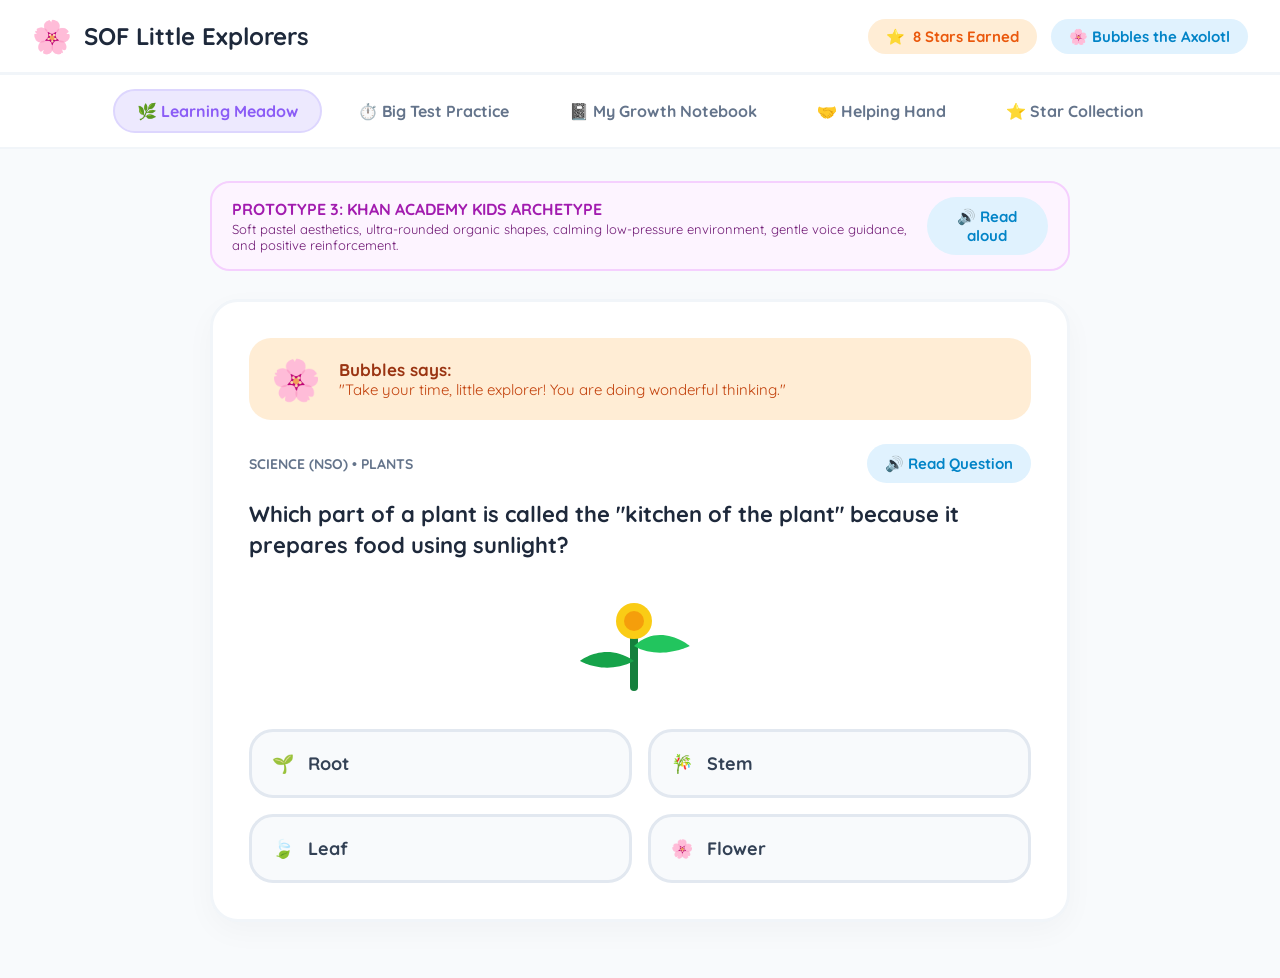
<file: mocks/mock3_khan_kids.html>
<!DOCTYPE html>
<html lang="en">
<head>
  <meta charset="UTF-8">
  <meta name="viewport" content="width=device-width, initial-scale=1.0">
  <title>Mock 3: Khan Academy Kids - SOF Olympiad Class 2</title>
  <link rel="preconnect" href="https://fonts.googleapis.com">
  <link href="https://fonts.googleapis.com/css2?family=Quicksand:wght@600;700&display=swap" rel="stylesheet">
  <style>
    :root {
      --bg: #f8fafc;
      --card-bg: #ffffff;
      --lavender: #ede9fe;
      --lavender-dark: #8b5cf6;
      --mint: #d1fae5;
      --mint-dark: #059669;
      --sky: #e0f2fe;
      --sky-dark: #0284c7;
      --peach: #ffedd5;
      --peach-dark: #ea580c;
      --text: #334155;
      --text-muted: #64748b;
    }
    * { box-sizing: border-box; margin: 0; padding: 0; font-family: 'Quicksand', sans-serif; }
    body { background-color: var(--bg); color: var(--text); min-height: 100vh; display: flex; flex-direction: column; }

    /* Peaceful Header */
    .khan-header {
      background: #ffffff; border-bottom: 3px solid #f1f5f9; padding: 16px 32px;
      display: flex; align-items: center; justify-content: space-between;
    }
    .brand-group { display: flex; align-items: center; gap: 12px; }
    .brand-title { font-size: 24px; font-weight: 700; color: #1e293b; }

    .nav-stats { display: flex; gap: 14px; align-items: center; }
    .gentle-pill {
      background: var(--sky); color: var(--sky-dark); padding: 8px 18px; border-radius: 99px;
      font-weight: 700; font-size: 15px; display: flex; align-items: center; gap: 8px;
    }

    /* Tab Bar */
    .khan-tabs {
      display: flex; justify-content: center; gap: 12px; padding: 14px 20px; background: #ffffff;
      border-bottom: 2px solid #f1f5f9; overflow-x: auto;
    }
    .khan-tab-btn {
      background: transparent; border: 2px solid transparent; padding: 10px 22px; border-radius: 99px;
      font-weight: 700; font-size: 16px; color: var(--text-muted); cursor: pointer;
      display: flex; align-items: center; gap: 8px; transition: all 0.2s ease;
    }
    .khan-tab-btn:hover { background: #f8fafc; color: var(--text); }
    .khan-tab-btn.active { background: var(--lavender); color: var(--lavender-dark); border-color: #ddd6fe; }

    .content-wrap { max-width: 900px; margin: 0 auto; padding: 32px 20px; width: 100%; flex: 1; }

    .archetype-banner {
      background: #fdf4ff; border: 2px solid #f5d0fe; border-radius: 20px; padding: 14px 20px;
      margin-bottom: 28px; display: flex; justify-content: space-between; align-items: center;
    }

    .tab-pane { display: none; }
    .tab-pane.active { display: block; animation: softFade 0.25s ease-out; }
    @keyframes softFade { from { opacity: 0; transform: translateY(4px); } to { opacity: 1; transform: translateY(0); } }

    /* Soft Round Card */
    .gentle-card {
      background: var(--card-bg); border: 3px solid #f1f5f9; border-radius: 28px; padding: 36px;
      box-shadow: 0 10px 30px rgba(0,0,0,0.03); margin-bottom: 24px;
    }

    .mascot-row {
      display: flex; align-items: center; gap: 18px; margin-bottom: 24px;
      background: var(--peach); padding: 16px 22px; border-radius: 22px;
    }
    .axolotl-icon { font-size: 40px; }

    .gentle-options-grid {
      display: grid; grid-template-columns: 1fr 1fr; gap: 16px; margin-top: 24px;
    }
    .gentle-opt {
      background: #f8fafc; border: 3px solid #e2e8f0; border-radius: 24px; padding: 20px;
      font-size: 18px; font-weight: 700; color: var(--text); cursor: pointer;
      display: flex; align-items: center; gap: 14px; transition: all 0.2s ease;
    }
    .gentle-opt:hover { border-color: var(--sky-dark); background: var(--sky); transform: translateY(-2px); }
    .gentle-opt.correct { border-color: var(--mint-dark); background: var(--mint); color: #065f46; }
    .gentle-opt.wrong { border-color: #f87171; background: #fee2e2; color: #991b1b; }

    .read-aloud-btn {
      background: var(--sky); color: var(--sky-dark); border: none; padding: 10px 18px;
      border-radius: 99px; font-weight: 700; font-size: 15px; cursor: pointer;
      display: inline-flex; align-items: center; gap: 6px;
    }
  </style>
</head>
<body>

  <!-- Header -->
  <header class="khan-header">
    <div class="brand-group">
      <span style="font-size: 32px;">🌸</span>
      <div class="brand-title">SOF Little Explorers</div>
    </div>
    <div class="nav-stats">
      <div class="gentle-pill" style="background: var(--peach); color: var(--peach-dark);">
        <span>⭐</span>
        <span>8 Stars Earned</span>
      </div>
      <div class="gentle-pill">
        <span>🌸 Bubbles the Axolotl</span>
      </div>
    </div>
  </header>

  <!-- Navigation Tabs -->
  <nav class="khan-tabs">
    <button class="khan-tab-btn active" onclick="switchKhanTab('practice')">🌿 Learning Meadow</button>
    <button class="khan-tab-btn" onclick="switchKhanTab('exam')">⏱️ Big Test Practice</button>
    <button class="khan-tab-btn" onclick="switchKhanTab('notebook')">📓 My Growth Notebook</button>
    <button class="khan-tab-btn" onclick="switchKhanTab('help')">🤝 Helping Hand</button>
    <button class="khan-tab-btn" onclick="switchKhanTab('stars')">⭐ Star Collection</button>
  </nav>

  <div class="content-wrap">
    <div class="archetype-banner">
      <div>
        <strong style="color: #a21caf; font-size: 16px;">PROTOTYPE 3: KHAN ACADEMY KIDS ARCHETYPE</strong>
        <p style="font-size: 13px; color: #701a75; margin-top: 2px;">
          Soft pastel aesthetics, ultra-rounded organic shapes, calming low-pressure environment, gentle voice guidance, and positive reinforcement.
        </p>
      </div>
      <button class="read-aloud-btn" onclick="speakGentlePrompt()">🔊 Read aloud</button>
    </div>

    <!-- TAB 1: LEARNING MEADOW -->
    <section id="khan-pane-practice" class="tab-pane active">
      <div class="gentle-card">
        <div class="mascot-row">
          <div class="axolotl-icon">🌸</div>
          <div>
            <h4 style="font-size: 17px; font-weight: 700; color: #9a3412;">Bubbles says:</h4>
            <p style="font-size: 15px; color: #c2410c;">"Take your time, little explorer! You are doing wonderful thinking."</p>
          </div>
        </div>

        <div style="display: flex; justify-content: space-between; align-items: center; margin-bottom: 16px;">
          <span style="font-size: 14px; font-weight: 700; color: var(--text-muted); text-transform: uppercase;">Science (NSO) • Plants</span>
          <button class="read-aloud-btn" onclick="speakQuestionText()">🔊 Read Question</button>
        </div>

        <h2 id="khan-q-text" style="font-size: 22px; font-weight: 700; line-height: 1.4; color: #1e293b;">
          Which part of a plant is called the "kitchen of the plant" because it prepares food using sunlight?
        </h2>

        <!-- Kid-friendly SVG Plant Illustration -->
        <div style="text-align: center; margin: 20px 0;">
          <svg width="180" height="120" viewBox="0 0 180 120">
            <rect x="80" y="50" width="8" height="60" fill="#15803d" rx="4"/>
            <path d="M84,65 C110,40 140,65 140,65 C140,65 110,80 84,65 Z" fill="#22c55e"/>
            <path d="M84,80 C55,60 30,80 30,80 C30,80 55,95 84,80 Z" fill="#16a34a"/>
            <circle cx="84" cy="40" r="18" fill="#facc15"/>
            <circle cx="84" cy="40" r="10" fill="#f59e0b"/>
          </svg>
        </div>

        <div class="gentle-options-grid">
          <div class="gentle-opt" onclick="selectGentle(this, false)">
            <span>🌱</span>
            <span>Root</span>
          </div>
          <div class="gentle-opt" onclick="selectGentle(this, false)">
            <span>🎋</span>
            <span>Stem</span>
          </div>
          <div class="gentle-opt" onclick="selectGentle(this, true)">
            <span>🍃</span>
            <span>Leaf</span>
          </div>
          <div class="gentle-opt" onclick="selectGentle(this, false)">
            <span>🌸</span>
            <span>Flower</span>
          </div>
        </div>

        <div id="gentle-feedback" style="display: none; margin-top: 24px; padding: 20px; border-radius: 20px;"></div>
      </div>
    </section>

    <!-- TAB 2: EXAM SIMULATOR -->
    <section id="khan-pane-exam" class="tab-pane">
      <div class="gentle-card">
        <h2 style="font-size: 22px; font-weight: 700; margin-bottom: 10px;">SOF Practice Exam Room</h2>
        <p style="color: var(--text-muted); margin-bottom: 20px;">A peaceful way to get used to the big exam timer without any stress.</p>
        <div style="background: var(--sky); padding: 20px; border-radius: 20px; display: flex; justify-content: space-between; align-items: center;">
          <div>
            <h4 style="font-weight: 700;">Full 35-Question Simulation</h4>
            <p style="font-size: 14px; color: #0369a1;">60 minutes with official question palette.</p>
          </div>
          <button class="read-aloud-btn" style="background: var(--sky-dark); color: #fff;">Start Gently</button>
        </div>
      </div>
    </section>

    <!-- TAB 3: NOTEBOOK (MISTAKES) -->
    <section id="khan-pane-notebook" class="tab-pane">
      <div class="gentle-card">
        <h2 style="font-size: 22px; font-weight: 700; margin-bottom: 6px;">📓 My Growth Notebook</h2>
        <p style="color: var(--text-muted); margin-bottom: 20px;">"Mistakes are just stepping stones for your brain!"</p>
        <div style="background: #fdf2f8; border: 2px solid #fbcfe8; border-radius: 20px; padding: 20px;">
          <span style="font-size: 13px; font-weight: 700; color: #db2777;">Science • NSO</span>
          <h4 style="font-size: 16px; margin: 6px 0 8px;">Watermelon and pumpkin plants are examples of:</h4>
          <p style="font-size: 14px; color: #059669; font-weight: 700;">✅ They are Creepers because heavy fruits grow on the ground.</p>
          <button class="read-aloud-btn" style="margin-top: 10px; background: #db2777; color: #fff;">Try Again</button>
        </div>
      </div>
    </section>

    <!-- TAB 4: HELPING HAND (WEAK AREAS) -->
    <section id="khan-pane-help" class="tab-pane">
      <div class="gentle-card">
        <h2 style="font-size: 22px; font-weight: 700; margin-bottom: 6px;">🤝 A Helping Hand</h2>
        <p style="color: var(--text-muted); margin-bottom: 20px;">Topics where you might want a little extra practice with Bubbles.</p>
        <div style="background: var(--peach); padding: 20px; border-radius: 20px; display: flex; justify-content: space-between; align-items: center;">
          <div>
            <h4 style="font-weight: 700; color: #9a3412;">Time & Clocks (Maths)</h4>
            <p style="font-size: 14px; color: #c2410c;">Let's practice reading the little hour hand together!</p>
          </div>
          <button class="read-aloud-btn" style="background: var(--peach-dark); color: #fff;">Practice 5 Questions</button>
        </div>
      </div>
    </section>

    <!-- TAB 5: STARS -->
    <section id="khan-pane-stars" class="tab-pane">
      <div class="gentle-card">
        <h2 style="font-size: 22px; font-weight: 700; margin-bottom: 16px;">⭐ Your Star Jar</h2>
        <div style="display: flex; gap: 16px; flex-wrap: wrap;">
          <div style="background: var(--lavender); padding: 20px; border-radius: 24px; text-align: center; flex: 1; min-width: 140px;">
            <div style="font-size: 44px;">🌟</div>
            <h4 style="font-weight: 700; margin-top: 8px;">Curious Mind</h4>
            <p style="font-size: 13px; color: var(--lavender-dark);">Completed 5 lessons</p>
          </div>
          <div style="background: var(--mint); padding: 20px; border-radius: 24px; text-align: center; flex: 1; min-width: 140px;">
            <div style="font-size: 44px;">🌿</div>
            <h4 style="font-weight: 700; margin-top: 8px;">Plant Friend</h4>
            <p style="font-size: 13px; color: var(--mint-dark);">Science explorer</p>
          </div>
        </div>
      </div>
    </section>
  </div>

  <script>
    function switchKhanTab(tabId) {
      document.querySelectorAll('.khan-tab-btn').forEach(btn => btn.classList.remove('active'));
      document.querySelectorAll('.tab-pane').forEach(pane => pane.classList.remove('active'));
      const activeBtn = Array.from(document.querySelectorAll('.khan-tab-btn')).find(b => b.getAttribute('onclick').includes(tabId));
      if (activeBtn) activeBtn.classList.add('active');
      const targetPane = document.getElementById('khan-pane-' + tabId);
      if (targetPane) targetPane.classList.add('active');
    }

    function selectGentle(elem, isCorrect) {
      document.querySelectorAll('.gentle-opt').forEach(o => o.classList.remove('correct', 'wrong'));
      const fb = document.getElementById('gentle-feedback');
      fb.style.display = 'block';

      if (isCorrect) {
        elem.classList.add('correct');
        fb.style.background = 'var(--mint)';
        fb.style.color = '#065f46';
        fb.innerHTML = '<strong>✨ Wonderful job!</strong> Leaves absorb warm sunshine to make food for the whole plant. You earned a shiny star!';
        playGentleChime(440); setTimeout(() => playGentleChime(554.37), 150);
      } else {
        elem.classList.add('wrong');
        fb.style.background = '#fee2e2';
        fb.style.color = '#991b1b';
        fb.innerHTML = '<strong>🌱 Nice effort!</strong> The leaf is the kitchen of the plant because it catches the sunlight. Let\'s remember that together!';
        playGentleChime(330);
      }
    }

    function speakGentlePrompt() {
      if ('speechSynthesis' in window) {
        window.speechSynthesis.cancel();
        const utterance = new SpeechSynthesisUtterance("Welcome to S O F Little Explorers! Let's have a calm and happy learning day.");
        utterance.rate = 0.85;
        utterance.pitch = 1.2;
        window.speechSynthesis.speak(utterance);
      }
    }

    function speakQuestionText() {
      if ('speechSynthesis' in window) {
        window.speechSynthesis.cancel();
        const text = document.getElementById('khan-q-text').innerText;
        const utterance = new SpeechSynthesisUtterance(text);
        utterance.rate = 0.85;
        utterance.pitch = 1.1;
        window.speechSynthesis.speak(utterance);
      }
    }

    function playGentleChime(freq) {
      try {
        const ctx = new (window.AudioContext || window.webkitAudioContext)();
        const osc = ctx.createOscillator();
        const gain = ctx.createGain();
        osc.type = 'sine';
        osc.connect(gain); gain.connect(ctx.destination);
        osc.frequency.value = freq;
        gain.gain.setValueAtTime(0.15, ctx.currentTime);
        gain.gain.exponentialRampToValueAtTime(0.001, ctx.currentTime + 0.4);
        osc.start(); osc.stop(ctx.currentTime + 0.4);
      } catch(e) {}
    }
  </script>
</body>
</html>
</file>
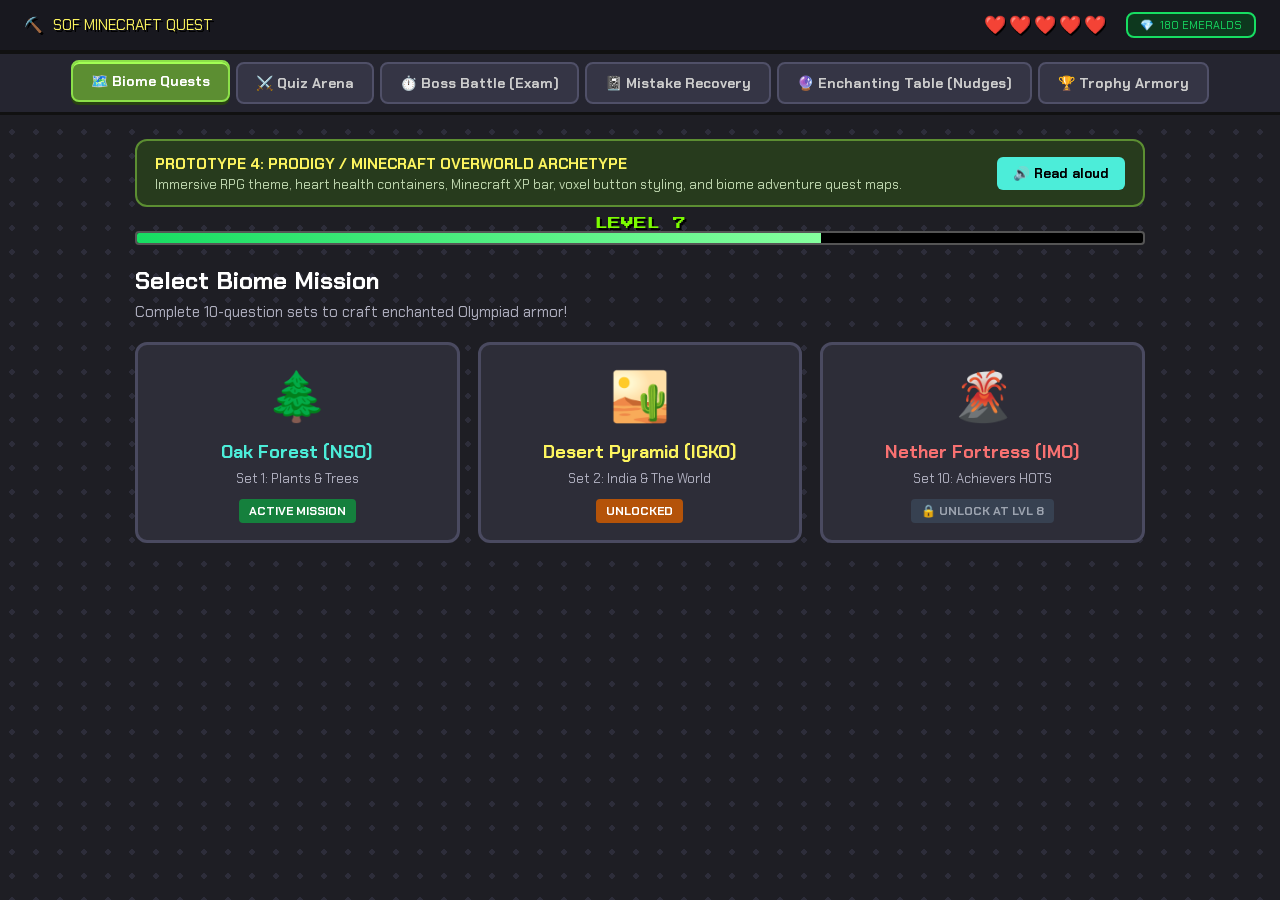
<file: mocks/mock4_prodigy_overworld.html>
<!DOCTYPE html>
<html lang="en">
<head>
  <meta charset="UTF-8">
  <meta name="viewport" content="width=device-width, initial-scale=1.0">
  <title>Mock 4: Minecraft Overworld Explorer - SOF Olympiad Class 2</title>
  <link rel="preconnect" href="https://fonts.googleapis.com">
  <link href="https://fonts.googleapis.com/css2?family=Press+Start+2P&family=Chakra+Petch:wght@600;700&display=swap" rel="stylesheet">
  <style>
    :root {
      --mc-grass: #5c8e32;
      --mc-dirt: #866043;
      --mc-stone: #686868;
      --mc-wood: #9c6c44;
      --mc-diamond: #4cedd9;
      --mc-gold: #fdf55f;
      --mc-emerald: #17dd62;
      --mc-redstone: #ff2200;
      --bg-dark: #1e1e24;
      --panel-bg: #2d2d38;
      --card-bg: #383848;
      --text: #ffffff;
      --text-muted: #b0b0c0;
    }
    * { box-sizing: border-box; margin: 0; padding: 0; font-family: 'Chakra Petch', sans-serif; }
    body {
      background: var(--bg-dark); color: var(--text); min-height: 100vh; display: flex; flex-direction: column;
      background-image: radial-gradient(#2d2d3a 15%, transparent 16%); background-size: 24px 24px;
    }

    /* Top Minecraft HUD */
    .mc-hud {
      background: #18181f; border-bottom: 4px solid #111; padding: 12px 24px;
      display: flex; justify-content: space-between; align-items: center;
    }
    .mc-logo {
      font-family: 'Press Start 2P', cursive; font-size: 15px; color: var(--mc-gold);
      text-shadow: 2px 2px #000; display: flex; align-items: center; gap: 10px;
    }
    .hud-meters { display: flex; align-items: center; gap: 20px; }
    .hearts-row { display: flex; gap: 3px; font-size: 18px; filter: drop-shadow(1px 2px #000); }
    .emerald-counter {
      background: #0d381e; border: 2px solid var(--mc-emerald); border-radius: 8px;
      padding: 4px 12px; font-family: 'Press Start 2P', cursive; font-size: 11px;
      color: var(--mc-emerald); display: flex; align-items: center; gap: 6px;
    }

    /* Navigation Tabs */
    .mc-tabs {
      background: #252530; display: flex; justify-content: center; gap: 6px; padding: 8px 16px;
      border-bottom: 3px solid #111; overflow-x: auto;
    }
    .mc-tab-btn {
      background: #353545; border: 2px solid #505068; color: #ccc; padding: 10px 18px;
      border-radius: 8px; font-weight: 700; font-size: 14px; cursor: pointer;
      display: flex; align-items: center; gap: 8px; transition: all 0.15s;
    }
    .mc-tab-btn:hover { background: #48485e; color: #fff; }
    .mc-tab-btn.active {
      background: var(--mc-grass); border-color: #8ce04a; color: #fff;
      box-shadow: inset 0 2px 0 #a2ff54, 0 3px 0 #284410; transform: translateY(-2px);
    }

    .container { max-width: 1050px; margin: 0 auto; padding: 24px 20px; width: 100%; flex: 1; }

    .archetype-banner {
      background: #273b1d; border: 2px solid var(--mc-grass); border-radius: 12px;
      padding: 12px 18px; margin-bottom: 24px; display: flex; justify-content: space-between; align-items: center;
    }

    .tab-pane { display: none; }
    .tab-pane.active { display: block; animation: mcPop 0.15s ease-out; }
    @keyframes mcPop { from { opacity: 0; transform: scale(0.98); } to { opacity: 1; transform: scale(1); } }

    /* XP Level Bar */
    .xp-bar-box { margin-bottom: 20px; position: relative; }
    .xp-bar-track { height: 14px; background: #000; border: 2px solid #555; border-radius: 4px; overflow: hidden; }
    .xp-bar-fill { height: 100%; width: 68%; background: linear-gradient(90deg, #17dd62, #85ff9e); }
    .xp-level-num {
      position: absolute; top: -14px; left: 50%; transform: translateX(-50%);
      font-family: 'Press Start 2P', cursive; font-size: 13px; color: #7cfc00; text-shadow: 2px 2px #000;
    }

    /* Quest Overworld Map */
    .world-map-grid {
      display: grid; grid-template-columns: repeat(auto-fit, minmax(220px, 1fr)); gap: 18px; margin-top: 20px;
    }
    .biome-card {
      background: var(--panel-bg); border: 3px solid #4a4a60; border-radius: 12px;
      padding: 20px; text-align: center; cursor: pointer; transition: transform 0.15s;
    }
    .biome-card:hover { transform: translateY(-4px); border-color: var(--mc-diamond); }
    .biome-icon { font-size: 48px; margin-bottom: 12px; }

    /* Minecraft Quiz Arena */
    .mc-quiz-panel {
      background: var(--panel-bg); border: 4px solid #1a1a24; border-radius: 16px;
      padding: 28px; box-shadow: 0 8px 0 #111;
    }
    .mc-question-title { font-size: 22px; font-weight: 700; line-height: 1.4; margin-bottom: 20px; }

    .mc-options { display: grid; grid-template-columns: 1fr 1fr; gap: 14px; margin-top: 20px; }
    .mc-opt-btn {
      background: var(--card-bg); border: 3px solid #55556d; border-radius: 10px;
      padding: 18px; color: #fff; font-size: 17px; font-weight: 700; cursor: pointer;
      text-align: left; display: flex; align-items: center; gap: 12px; transition: all 0.15s;
      box-shadow: inset 0 2px 0 rgba(255,255,255,0.1), 0 4px 0 #1a1a24;
    }
    .mc-opt-btn:hover { border-color: var(--mc-diamond); background: #444458; }
    .mc-opt-btn.correct { border-color: var(--mc-emerald); background: #123d1d; color: #75f096; }
    .mc-opt-btn.wrong { border-color: var(--mc-redstone); background: #3d1212; color: #f87171; }
  </style>
</head>
<body>

  <!-- Top Minecraft HUD -->
  <header class="mc-hud">
    <div class="mc-logo">
      <span>⛏️</span>
      <span>SOF MINECRAFT QUEST</span>
    </div>
    <div class="hud-meters">
      <div class="hearts-row" title="Player Health">
        <span>❤️</span><span>❤️</span><span>❤️</span><span>❤️</span><span>❤️</span>
      </div>
      <div class="emerald-counter">
        <span>💎</span>
        <span>180 EMERALDS</span>
      </div>
    </div>
  </header>

  <!-- Game Tabs -->
  <nav class="mc-tabs">
    <button class="mc-tab-btn active" onclick="switchMcTab('quest')">🗺️ Biome Quests</button>
    <button class="mc-tab-btn" onclick="switchMcTab('arena')">⚔️ Quiz Arena</button>
    <button class="mc-tab-btn" onclick="switchMcTab('boss')">⏱️ Boss Battle (Exam)</button>
    <button class="mc-tab-btn" onclick="switchMcTab('recovery')">📓 Mistake Recovery</button>
    <button class="mc-tab-btn" onclick="switchMcTab('enchant')">🔮 Enchanting Table (Nudges)</button>
    <button class="mc-tab-btn" onclick="switchMcTab('armory')">🏆 Trophy Armory</button>
  </nav>

  <div class="container">
    <div class="archetype-banner">
      <div>
        <strong style="color: var(--mc-gold); font-size: 15px;">PROTOTYPE 4: PRODIGY / MINECRAFT OVERWORLD ARCHETYPE</strong>
        <p style="font-size: 13px; color: #c0d8b0; margin-top: 2px;">
          Immersive RPG theme, heart health containers, Minecraft XP bar, voxel button styling, and biome adventure quest maps.
        </p>
      </div>
      <button style="background: var(--mc-diamond); color: #000; border: none; padding: 8px 16px; border-radius: 6px; font-weight: 800; cursor: pointer;" onclick="speakMcPrompt()">🔊 Read aloud</button>
    </div>

    <!-- XP Level Bar -->
    <div class="xp-bar-box">
      <div class="xp-level-num">LEVEL 7</div>
      <div class="xp-bar-track">
        <div class="xp-bar-fill"></div>
      </div>
    </div>

    <!-- TAB 1: BIOME QUESTS MAP -->
    <section id="mc-pane-quest" class="tab-pane active">
      <h2 style="font-size: 24px; font-weight: 800; margin-bottom: 6px;">Select Biome Mission</h2>
      <p style="color: var(--text-muted); font-size: 15px; margin-bottom: 20px;">Complete 10-question sets to craft enchanted Olympiad armor!</p>

      <div class="world-map-grid">
        <div class="biome-card" onclick="switchMcTab('arena')">
          <div class="biome-icon">🌲</div>
          <h3 style="font-size: 18px; color: var(--mc-diamond);">Oak Forest (NSO)</h3>
          <p style="color: var(--text-muted); font-size: 13px; margin: 6px 0 12px;">Set 1: Plants & Trees</p>
          <span style="background: #15803d; color: #fff; padding: 4px 10px; border-radius: 4px; font-size: 12px; font-weight: 700;">ACTIVE MISSION</span>
        </div>

        <div class="biome-card" onclick="switchMcTab('arena')">
          <div class="biome-icon">🏜️</div>
          <h3 style="font-size: 18px; color: var(--mc-gold);">Desert Pyramid (IGKO)</h3>
          <p style="color: var(--text-muted); font-size: 13px; margin: 6px 0 12px;">Set 2: India & The World</p>
          <span style="background: #b45309; color: #fff; padding: 4px 10px; border-radius: 4px; font-size: 12px; font-weight: 700;">UNLOCKED</span>
        </div>

        <div class="biome-card">
          <div class="biome-icon">🌋</div>
          <h3 style="font-size: 18px; color: #f87171;">Nether Fortress (IMO)</h3>
          <p style="color: var(--text-muted); font-size: 13px; margin: 6px 0 12px;">Set 10: Achievers HOTS</p>
          <span style="background: #374151; color: #9ca3af; padding: 4px 10px; border-radius: 4px; font-size: 12px; font-weight: 700;">🔒 UNLOCK AT LVL 8</span>
        </div>
      </div>
    </section>

    <!-- TAB 2: QUIZ ARENA -->
    <section id="mc-pane-arena" class="tab-pane">
      <div class="mc-quiz-panel">
        <div style="display: flex; justify-content: space-between; align-items: center; margin-bottom: 18px;">
          <span style="font-family: 'Press Start 2P'; font-size: 11px; color: var(--mc-diamond);">MISSION 4 / 10</span>
          <button style="background: #475569; color: #fff; border: none; padding: 6px 12px; border-radius: 6px; cursor: pointer;" onclick="speakMcQuestion()">🔊 Voice</button>
        </div>

        <h2 id="mc-q-text" class="mc-question-title">
          Which of the following animals is known as the "Ship of the Desert"?
        </h2>

        <!-- SVG Pixel Camel -->
        <div style="text-align: center; margin: 16px 0;">
          <svg width="120" height="90" viewBox="0 0 120 90">
            <rect width="120" height="90" fill="#2d2d38" rx="8"/>
            <rect x="30" y="35" width="50" height="25" fill="#c28c4e"/>
            <rect x="45" y="20" width="20" height="15" fill="#c28c4e"/>
            <rect x="75" y="25" width="15" height="15" fill="#c28c4e"/>
            <rect x="85" y="15" width="15" height="15" fill="#c28c4e"/>
            <rect x="35" y="60" width="8" height="20" fill="#a47239"/>
            <rect x="65" y="60" width="8" height="20" fill="#a47239"/>
          </svg>
        </div>

        <div class="mc-options">
          <button class="mc-opt-btn" onclick="handleMcAnswer(this, false)">
            <span>A</span> <span>Horse</span>
          </button>
          <button class="mc-opt-btn" onclick="handleMcAnswer(this, false)">
            <span>B</span> <span>Elephant</span>
          </button>
          <button class="mc-opt-btn" onclick="handleMcAnswer(this, true)">
            <span>C</span> <span>Camel</span>
          </button>
          <button class="mc-opt-btn" onclick="handleMcAnswer(this, false)">
            <span>D</span> <span>Zebra</span>
          </button>
        </div>

        <div id="mc-feedback" style="display: none; margin-top: 20px; padding: 16px; border-radius: 8px;"></div>
      </div>
    </section>

    <!-- TAB 3: BOSS BATTLE (EXAM SIMULATOR) -->
    <section id="mc-pane-boss" class="tab-pane">
      <div class="mc-quiz-panel">
        <div style="display: flex; justify-content: space-between; align-items: center; border-bottom: 2px solid #444; padding-bottom: 14px; margin-bottom: 16px;">
          <div>
            <h2 style="font-size: 22px; color: var(--mc-gold);">SOF Official Boss Battle</h2>
            <p style="color: var(--text-muted); font-size: 14px;">35 Questions • 60 Minutes • Official TCS iON Palette</p>
          </div>
          <div style="background: #3b1010; border: 2px solid var(--mc-redstone); padding: 8px 16px; border-radius: 8px; color: #ff8888; font-family: 'Press Start 2P'; font-size: 14px;">
            ⏱️ 60:00
          </div>
        </div>
        <p style="margin-bottom: 18px; color: #ccc;">Test your true endurance in the authentic SOF format.</p>
        <button style="background: var(--mc-grass); color: #fff; border: none; padding: 12px 24px; border-radius: 8px; font-weight: 800; cursor: pointer;">
          ENTER BOSS ARENA (35 Qs)
        </button>
      </div>
    </section>

    <!-- TAB 4: MISTAKE RECOVERY -->
    <section id="mc-pane-recovery" class="tab-pane">
      <div class="mc-quiz-panel">
        <h2 style="font-size: 22px; color: var(--mc-diamond); margin-bottom: 8px;">📓 Nether Recovery Vault</h2>
        <p style="color: var(--text-muted); margin-bottom: 16px;">Recover lost hearts by re-attempting mistakes!</p>
        <div style="background: #252532; border: 2px solid #454558; border-radius: 10px; padding: 16px;">
          <span style="color: var(--mc-gold); font-size: 12px; font-weight: 700;">IMO • Shapes & Geometry</span>
          <h4 style="margin: 6px 0;">How many flat faces does a CUBE have?</h4>
          <p style="color: #4ade80;">✅ Correct: A cube has 6 square faces (like a dice)!</p>
          <button style="margin-top: 10px; background: var(--mc-diamond); color: #000; border: none; padding: 8px 14px; border-radius: 6px; font-weight: 700; cursor: pointer;">Recover Heart ❤️</button>
        </div>
      </div>
    </section>

    <!-- TAB 5: ENCHANTING TABLE (NUDGES) -->
    <section id="mc-pane-enchant" class="tab-pane">
      <div class="mc-quiz-panel">
        <h2 style="font-size: 22px; color: #c084fc; margin-bottom: 8px;">🔮 Enchanting Table: Smart Diagnostic</h2>
        <p style="color: var(--text-muted); margin-bottom: 16px;">Level up your weak stats to maximize Olympiad marks.</p>
        <div style="background: #3b2050; border: 2px solid #9333ea; border-radius: 12px; padding: 18px; display: flex; justify-content: space-between; align-items: center;">
          <div>
            <h3 style="color: #f3e8ff;">Weak Skill Detected: Addition with Carrying (IMO)</h3>
            <p style="color: #d8b4fe; font-size: 14px;">Current Accuracy: 58%. Craft a 5-question workout to upgrade!</p>
          </div>
          <button style="background: #a855f7; color: #fff; border: none; padding: 10px 18px; border-radius: 8px; font-weight: 800; cursor: pointer;">ENCHANT (5 Qs)</button>
        </div>
      </div>
    </section>

    <!-- TAB 6: TROPHY ARMORY -->
    <section id="mc-pane-armory" class="tab-pane">
      <div class="mc-quiz-panel">
        <h2 style="font-size: 22px; color: var(--mc-gold); margin-bottom: 16px;">🏆 Trophy Armory</h2>
        <div style="display: grid; grid-template-columns: repeat(auto-fit, minmax(200px, 1fr)); gap: 14px;">
          <div style="background: #252535; border: 2px solid #4a4a60; border-radius: 10px; padding: 16px; text-align: center;">
            <div style="font-size: 38px;">🛡️</div>
            <h4 style="color: var(--mc-diamond); margin-top: 6px;">Diamond Shield</h4>
            <p style="font-size: 12px; color: #aaa;">Completed 30 IMO Questions</p>
          </div>
          <div style="background: #252535; border: 2px solid #4a4a60; border-radius: 10px; padding: 16px; text-align: center;">
            <div style="font-size: 38px;">⚔️</div>
            <h4 style="color: var(--mc-gold); margin-top: 6px;">Science Sword</h4>
            <p style="font-size: 12px; color: #aaa;">Completed 30 NSO Questions</p>
          </div>
        </div>
      </div>
    </section>
  </div>

  <script>
    function switchMcTab(tabId) {
      document.querySelectorAll('.mc-tab-btn').forEach(btn => btn.classList.remove('active'));
      document.querySelectorAll('.tab-pane').forEach(pane => pane.classList.remove('active'));
      const activeBtn = Array.from(document.querySelectorAll('.mc-tab-btn')).find(b => b.getAttribute('onclick').includes(tabId));
      if (activeBtn) activeBtn.classList.add('active');
      const targetPane = document.getElementById('mc-pane-' + tabId);
      if (targetPane) targetPane.classList.add('active');
    }

    function handleMcAnswer(elem, isCorrect) {
      document.querySelectorAll('.mc-opt-btn').forEach(b => b.classList.remove('correct', 'wrong'));
      const fb = document.getElementById('mc-feedback');
      fb.style.display = 'block';

      if (isCorrect) {
        elem.classList.add('correct');
        fb.style.background = '#143818';
        fb.style.color = '#86efac';
        fb.innerHTML = '<strong>💎 LEVEL UP!</strong> Camels can travel long distances in desert sand without water. +15 Emeralds!';
        playMcDing(784); setTimeout(() => playMcDing(1046.5), 120);
      } else {
        elem.classList.add('wrong');
        fb.style.background = '#381414';
        fb.style.color = '#fca5a5';
        fb.innerHTML = '<strong>⚠️ Heart Protected!</strong> The Camel is known as the Ship of the Desert. Saved to your Recovery Vault!';
        playMcDing(200);
      }
    }

    function speakMcPrompt() {
      if ('speechSynthesis' in window) {
        window.speechSynthesis.cancel();
        const u = new SpeechSynthesisUtterance("Welcome to Minecraft SOF Quest! Choose your biome mission and let's craft wisdom!");
        u.rate = 0.9;
        window.speechSynthesis.speak(u);
      }
    }

    function speakMcQuestion() {
      if ('speechSynthesis' in window) {
        window.speechSynthesis.cancel();
        const text = document.getElementById('mc-q-text').innerText;
        const u = new SpeechSynthesisUtterance(text);
        u.rate = 0.9;
        window.speechSynthesis.speak(u);
      }
    }

    function playMcDing(freq) {
      try {
        const ctx = new (window.AudioContext || window.webkitAudioContext)();
        const osc = ctx.createOscillator();
        const gain = ctx.createGain();
        osc.type = 'triangle';
        osc.connect(gain); gain.connect(ctx.destination);
        osc.frequency.value = freq;
        gain.gain.setValueAtTime(0.2, ctx.currentTime);
        gain.gain.exponentialRampToValueAtTime(0.001, ctx.currentTime + 0.3);
        osc.start(); osc.stop(ctx.currentTime + 0.3);
      } catch(e) {}
    }
  </script>
</body>
</html>
</file>
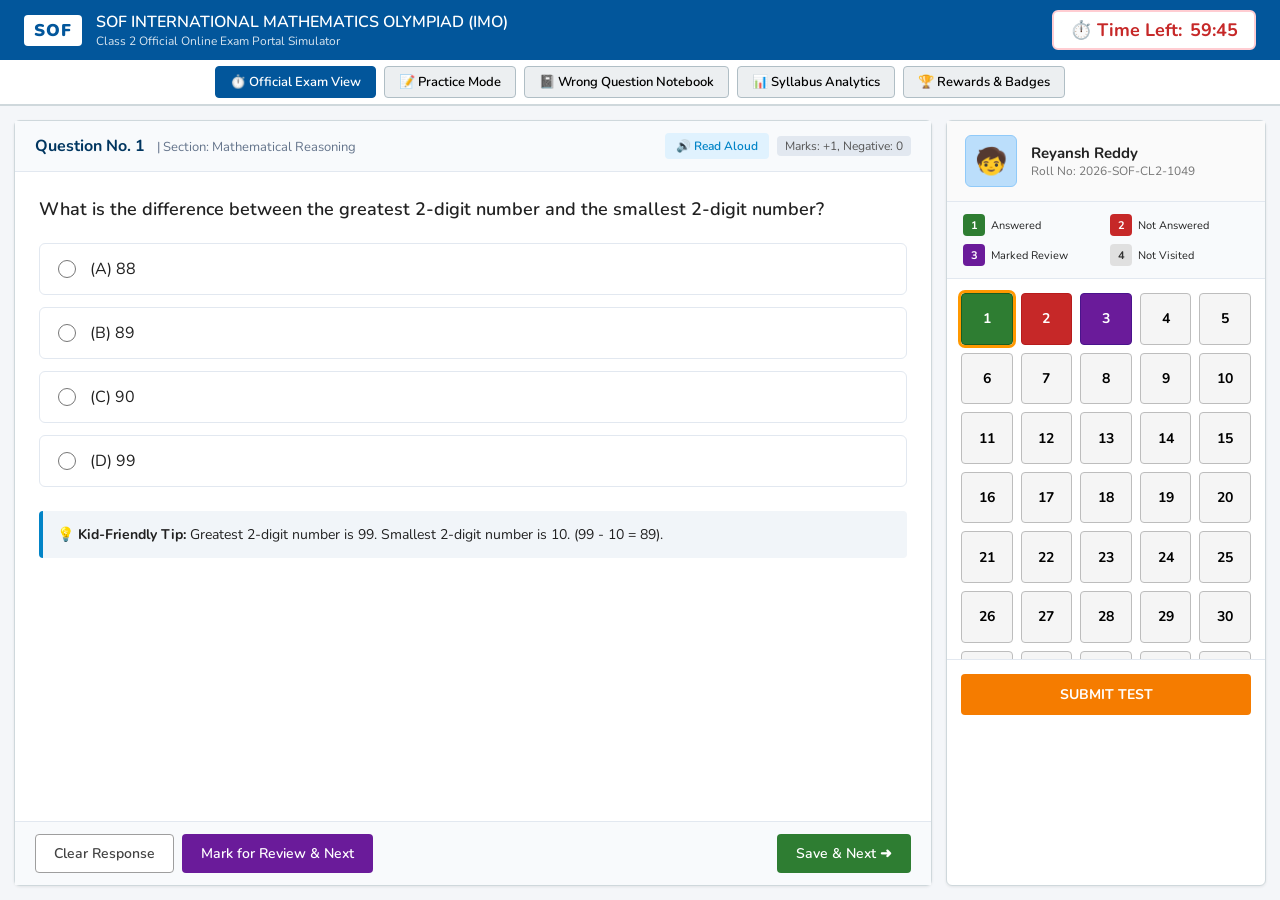
<file: mocks/mock5_sof_official_modern.html>
<!DOCTYPE html>
<html lang="en">
<head>
  <meta charset="UTF-8">
  <meta name="viewport" content="width=device-width, initial-scale=1.0">
  <title>Mock 5: SOF Official Modernized (TCS iON) - Class 2</title>
  <link rel="preconnect" href="https://fonts.googleapis.com">
  <link href="https://fonts.googleapis.com/css2?family=Segoe+UI:wght@400;600;700&family=Nunito:wght@700;800&display=swap" rel="stylesheet">
  <style>
    :root {
      --sof-blue: #02569b;
      --sof-light-blue: #e1f5fe;
      --sof-dark-blue: #013660;
      --sof-accent: #f57c00;
      --ans-green: #2e7d32;
      --not-ans-red: #c62828;
      --review-purple: #6a1b9a;
      --unvisited-gray: #e0e0e0;
      --bg-gray: #f4f6f9;
      --text: #212121;
    }
    * { box-sizing: border-box; margin: 0; padding: 0; font-family: 'Segoe UI', 'Nunito', sans-serif; }
    body { background-color: var(--bg-gray); color: var(--text); min-height: 100vh; display: flex; flex-direction: column; }

    /* Official TCS iON Blue Header */
    .sof-header {
      background: var(--sof-blue); color: #ffffff; padding: 10px 24px;
      display: flex; justify-content: space-between; align-items: center; box-shadow: 0 2px 4px rgba(0,0,0,0.15);
    }
    .sof-branding { display: flex; align-items: center; gap: 14px; }
    .sof-logo-badge {
      background: #ffffff; color: var(--sof-blue); font-weight: 900; font-size: 17px;
      padding: 4px 10px; border-radius: 4px; letter-spacing: 1px;
    }
    .exam-title-text { font-size: 16px; font-weight: 600; }

    .timer-display {
      background: #ffffff; color: var(--not-ans-red); font-weight: 700; font-size: 18px;
      padding: 6px 16px; border-radius: 6px; display: flex; align-items: center; gap: 8px;
      border: 2px solid #ffcdd2;
    }

    /* Sub Tabs for Mockup Exploration */
    .mockup-tabs-bar {
      background: #ffffff; border-bottom: 2px solid #cfd8dc; padding: 6px 20px;
      display: flex; gap: 8px; justify-content: center;
    }
    .m-tab-btn {
      padding: 6px 14px; border: 1px solid #b0bec5; border-radius: 4px; background: #eceff1;
      font-weight: 600; font-size: 13px; cursor: pointer;
    }
    .m-tab-btn.active { background: var(--sof-blue); color: #fff; border-color: var(--sof-blue); }

    /* Split Test Screen Layout */
    .exam-stage {
      flex: 1; display: flex; max-width: 1350px; margin: 0 auto; width: 100%; padding: 14px; gap: 14px;
    }
    .test-area {
      flex: 3; background: #ffffff; border: 1px solid #cfd8dc; border-radius: 6px;
      display: flex; flex-direction: column; box-shadow: 0 1px 3px rgba(0,0,0,0.08);
    }
    .palette-sidebar {
      flex: 1; min-width: 320px; max-width: 380px; background: #ffffff;
      border: 1px solid #cfd8dc; border-radius: 6px; display: flex; flex-direction: column;
      box-shadow: 0 1px 3px rgba(0,0,0,0.08);
    }

    /* Question Header */
    .q-header {
      padding: 12px 20px; background: #f8fafc; border-bottom: 1px solid #e2e8f0;
      display: flex; justify-content: space-between; align-items: center;
    }
    .q-number-tag { font-weight: 700; font-size: 16px; color: var(--sof-dark-blue); }
    .marking-tag { font-size: 12px; color: #555; background: #e2e8f0; padding: 2px 8px; border-radius: 4px; }

    /* Question Body */
    .q-body { flex: 1; padding: 24px; overflow-y: auto; }
    .q-text { font-size: 18px; font-weight: 600; line-height: 1.5; margin-bottom: 20px; }

    .option-list { display: flex; flex-direction: column; gap: 12px; }
    .option-item {
      display: flex; align-items: center; gap: 14px; padding: 14px 18px; border: 1px solid #e2e8f0;
      border-radius: 6px; cursor: pointer; transition: background 0.15s;
    }
    .option-item:hover { background: var(--sof-light-blue); }
    .option-item input[type="radio"] { width: 18px; height: 18px; cursor: pointer; }

    /* Bottom Action Bar */
    .exam-actions-bar {
      padding: 12px 20px; background: #f8fafc; border-top: 1px solid #e2e8f0;
      display: flex; justify-content: space-between; align-items: center;
    }
    .btn-sof {
      padding: 9px 18px; border-radius: 4px; font-weight: 600; font-size: 14px;
      cursor: pointer; border: 1px solid transparent;
    }
    .btn-save-next { background: #2e7d32; color: #ffffff; }
    .btn-review { background: #6a1b9a; color: #ffffff; }
    .btn-clear { background: #ffffff; border-color: #9e9e9e; color: #424242; }
    .btn-submit { background: var(--sof-accent); color: #ffffff; font-weight: 700; }

    /* Candidate Profile & Question Palette */
    .candidate-info-box {
      padding: 14px 18px; border-bottom: 1px solid #e2e8f0; display: flex; align-items: center; gap: 14px;
      background: #fafafa;
    }
    .candidate-avatar {
      width: 52px; height: 52px; border-radius: 6px; background: #bbdefb;
      display: flex; align-items: center; justify-content: center; font-size: 26px; border: 1px solid #90caf9;
    }
    .candidate-name { font-weight: 700; font-size: 15px; }
    .candidate-roll { font-size: 12px; color: #757575; }

    .palette-legend {
      display: grid; grid-template-columns: 1fr 1fr; gap: 8px; padding: 12px 16px;
      background: #f8fafc; border-bottom: 1px solid #e2e8f0; font-size: 11px;
    }
    .legend-item { display: flex; align-items: center; gap: 6px; }
    .legend-badge {
      width: 22px; height: 22px; border-radius: 4px; display: flex; align-items: center;
      justify-content: center; font-weight: 700; font-size: 11px; color: #fff;
    }

    .palette-grid {
      padding: 14px; display: grid; grid-template-columns: repeat(5, 1fr); gap: 8px;
      overflow-y: auto; max-height: 380px;
    }
    .palette-num-btn {
      width: 100%; aspect-ratio: 1; border-radius: 4px; border: 1px solid #bdbdbd;
      background: #f5f5f5; font-weight: 700; font-size: 14px; cursor: pointer;
      display: flex; align-items: center; justify-content: center; transition: all 0.1s;
    }
    .palette-num-btn.answered { background: var(--ans-green); color: #fff; border-color: #1b5e20; }
    .palette-num-btn.not-answered { background: var(--not-ans-red); color: #fff; border-color: #b71c1c; }
    .palette-num-btn.marked-review { background: var(--review-purple); color: #fff; border-color: #4a148c; }
    .palette-num-btn.current { outline: 3px solid #ff9800; }
  </style>
</head>
<body>

  <!-- Top Header -->
  <header class="sof-header">
    <div class="sof-branding">
      <div class="sof-logo-badge">SOF</div>
      <div>
        <div class="exam-title-text">SOF INTERNATIONAL MATHEMATICS OLYMPIAD (IMO)</div>
        <div style="font-size: 12px; opacity: 0.85;">Class 2 Official Online Exam Portal Simulator</div>
      </div>
    </div>
    <div class="timer-display">
      <span>⏱️ Time Left:</span>
      <span id="countdown">59:45</span>
    </div>
  </header>

  <!-- Mockup Navigation Preview Tabs -->
  <nav class="mockup-tabs-bar">
    <button class="m-tab-btn active" onclick="switchSofTab('exam')">⏱️ Official Exam View</button>
    <button class="m-tab-btn" onclick="switchSofTab('practice')">📝 Practice Mode</button>
    <button class="m-tab-btn" onclick="switchSofTab('mistakes')">📓 Wrong Question Notebook</button>
    <button class="m-tab-btn" onclick="switchSofTab('analytics')">📊 Syllabus Analytics</button>
    <button class="m-tab-btn" onclick="switchSofTab('trophies')">🏆 Rewards & Badges</button>
  </nav>

  <!-- TAB 1: EXAM PORTAL VIEW -->
  <div id="sof-pane-exam" class="exam-stage">
    <!-- Main Left Test Stage -->
    <main class="test-area">
      <div class="q-header">
        <div>
          <span class="q-number-tag">Question No. 1</span>
          <span style="font-size: 13px; color: #64748b; margin-left: 8px;">| Section: Mathematical Reasoning</span>
        </div>
        <div style="display: flex; gap: 8px; align-items: center;">
          <button class="btn-sof" style="padding: 4px 10px; font-size: 12px; background: #e0f2fe; color: #0284c7;" onclick="speakSofQuestion()">
            🔊 Read Aloud
          </button>
          <span class="marking-tag">Marks: +1, Negative: 0</span>
        </div>
      </div>

      <div class="q-body">
        <p id="sof-q-text" class="q-text">
          What is the difference between the greatest 2-digit number and the smallest 2-digit number?
        </p>

        <div class="option-list">
          <label class="option-item">
            <input type="radio" name="sof_opt" value="A">
            <span>(A) 88</span>
          </label>
          <label class="option-item">
            <input type="radio" name="sof_opt" value="B">
            <span>(B) 89</span>
          </label>
          <label class="option-item">
            <input type="radio" name="sof_opt" value="C">
            <span>(C) 90</span>
          </label>
          <label class="option-item">
            <input type="radio" name="sof_opt" value="D">
            <span>(D) 99</span>
          </label>
        </div>

        <!-- Kid Explanation Accordion -->
        <div style="margin-top: 24px; padding: 14px; background: #f1f5f9; border-left: 4px solid #0284c7; border-radius: 4px; font-size: 14px;">
          <strong>💡 Kid-Friendly Tip:</strong> Greatest 2-digit number is 99. Smallest 2-digit number is 10. (99 - 10 = 89).
        </div>
      </div>

      <div class="exam-actions-bar">
        <div style="display: flex; gap: 8px;">
          <button class="btn-sof btn-clear" onclick="clearOption()">Clear Response</button>
          <button class="btn-sof btn-review" onclick="markReview()">Mark for Review & Next</button>
        </div>
        <div>
          <button class="btn-sof btn-save-next" onclick="saveAndNext()">Save & Next ➜</button>
        </div>
      </div>
    </main>

    <!-- Right Side Palette & Profile -->
    <aside class="palette-sidebar">
      <div class="candidate-info-box">
        <div class="candidate-avatar">🧒</div>
        <div>
          <div class="candidate-name">Reyansh Reddy</div>
          <div class="candidate-roll">Roll No: 2026-SOF-CL2-1049</div>
        </div>
      </div>

      <!-- Color Legend -->
      <div class="palette-legend">
        <div class="legend-item">
          <div class="legend-badge" style="background: var(--ans-green);">1</div>
          <span>Answered</span>
        </div>
        <div class="legend-item">
          <div class="legend-badge" style="background: var(--not-ans-red);">2</div>
          <span>Not Answered</span>
        </div>
        <div class="legend-item">
          <div class="legend-badge" style="background: var(--review-purple);">3</div>
          <span>Marked Review</span>
        </div>
        <div class="legend-item">
          <div class="legend-badge" style="background: #e0e0e0; color: #333;">4</div>
          <span>Not Visited</span>
        </div>
      </div>

      <!-- Palette Grid (Questions 1 to 35) -->
      <div class="palette-grid">
        <button class="palette-num-btn current answered" id="p-1">1</button>
        <button class="palette-num-btn not-answered" id="p-2">2</button>
        <button class="palette-num-btn marked-review" id="p-3">3</button>
        <button class="palette-num-btn">4</button>
        <button class="palette-num-btn">5</button>
        <button class="palette-num-btn">6</button>
        <button class="palette-num-btn">7</button>
        <button class="palette-num-btn">8</button>
        <button class="palette-num-btn">9</button>
        <button class="palette-num-btn">10</button>
        <button class="palette-num-btn">11</button>
        <button class="palette-num-btn">12</button>
        <button class="palette-num-btn">13</button>
        <button class="palette-num-btn">14</button>
        <button class="palette-num-btn">15</button>
        <button class="palette-num-btn">16</button>
        <button class="palette-num-btn">17</button>
        <button class="palette-num-btn">18</button>
        <button class="palette-num-btn">19</button>
        <button class="palette-num-btn">20</button>
        <button class="palette-num-btn">21</button>
        <button class="palette-num-btn">22</button>
        <button class="palette-num-btn">23</button>
        <button class="palette-num-btn">24</button>
        <button class="palette-num-btn">25</button>
        <button class="palette-num-btn">26</button>
        <button class="palette-num-btn">27</button>
        <button class="palette-num-btn">28</button>
        <button class="palette-num-btn">29</button>
        <button class="palette-num-btn">30</button>
        <button class="palette-num-btn">31</button>
        <button class="palette-num-btn">32</button>
        <button class="palette-num-btn">33</button>
        <button class="palette-num-btn">34</button>
        <button class="palette-num-btn">35</button>
      </div>

      <div style="padding: 14px; border-top: 1px solid #e2e8f0; text-align: center;">
        <button class="btn-sof btn-submit" style="width: 100%; padding: 10px;" onclick="submitExamDemo()">
          SUBMIT TEST
        </button>
      </div>
    </aside>
  </div>

  <!-- OTHER TABS -->
  <div id="sof-pane-practice" style="display: none; max-width: 900px; margin: 30px auto; padding: 20px; background: #fff; border-radius: 8px;">
    <h2>Practice Mode (10 Questions Set)</h2>
    <p style="color: #666; margin: 10px 0 20px;">Kid-friendly practice sets with immediate answer checking and encouragement.</p>
    <button class="btn-sof btn-save-next" onclick="switchSofTab('exam')">Launch Practice Set ➜</button>
  </div>

  <div id="sof-pane-mistakes" style="display: none; max-width: 900px; margin: 30px auto; padding: 20px; background: #fff; border-radius: 8px;">
    <h2>Notebook of Incorrect Questions</h2>
    <p style="color: #666; margin: 10px 0 20px;">Review every question missed during practice or exam simulator tests.</p>
    <div style="background: #fff1f2; border: 1px solid #fecdd3; padding: 14px; border-radius: 6px;">
      <strong>IMO • Time & Calendar:</strong> Minute hand at 6, hour hand at 4 is Half Past 4 (4:30).
    </div>
  </div>

  <div id="sof-pane-analytics" style="display: none; max-width: 900px; margin: 30px auto; padding: 20px; background: #fff; border-radius: 8px;">
    <h2>Syllabus Mastery Diagnostics</h2>
    <p style="color: #666; margin: 10px 0 20px;">Identifies weak chapters and provides targeted 1-click revision workouts.</p>
    <div style="background: #fef3c7; border: 1px solid #fde68a; padding: 16px; border-radius: 6px;">
      ⚡ <strong>Weak Area Detected:</strong> Subtraction with borrowing (60%). Click here to practice 5 targeted questions!
    </div>
  </div>

  <div id="sof-pane-trophies" style="display: none; max-width: 900px; margin: 30px auto; padding: 20px; background: #fff; border-radius: 8px;">
    <h2>Student Trophies & Streaks</h2>
    <p style="color: #666; margin: 10px 0 20px;">Minecraft-themed achievements and study streak tracking.</p>
    <div style="display: flex; gap: 16px;">
      <div style="background: #f1f5f9; padding: 16px; border-radius: 6px; text-align: center;">🏆 <strong>Exam Ready</strong></div>
      <div style="background: #f1f5f9; padding: 16px; border-radius: 6px; text-align: center;">🔥 <strong>3-Day Streak</strong></div>
    </div>
  </div>

  <script>
    function switchSofTab(tabId) {
      document.querySelectorAll('.m-tab-btn').forEach(btn => btn.classList.remove('active'));
      const activeBtn = Array.from(document.querySelectorAll('.m-tab-btn')).find(b => b.getAttribute('onclick').includes(tabId));
      if (activeBtn) activeBtn.classList.add('active');

      const panes = ['exam', 'practice', 'mistakes', 'analytics', 'trophies'];
      panes.forEach(p => {
        const el = document.getElementById('sof-pane-' + p);
        if (el) el.style.display = (p === tabId) ? (p === 'exam' ? 'flex' : 'block') : 'none';
      });
    }

    function saveAndNext() {
      const p1 = document.getElementById('p-1');
      p1.className = 'palette-num-btn answered';
      const p2 = document.getElementById('p-2');
      p2.classList.add('current');
      alert("Response saved! Moving to Question 2.");
    }

    function markReview() {
      const p1 = document.getElementById('p-1');
      p1.className = 'palette-num-btn marked-review';
      alert("Question 1 marked for review!");
    }

    function clearOption() {
      document.querySelectorAll('input[name="sof_opt"]').forEach(r => r.checked = false);
    }

    function submitExamDemo() {
      alert("Official Exam Submission Demo: 35 Questions evaluated. Score: 32 / 40. Well done!");
    }

    function speakSofQuestion() {
      if ('speechSynthesis' in window) {
        window.speechSynthesis.cancel();
        const text = document.getElementById('sof-q-text').innerText;
        const u = new SpeechSynthesisUtterance(text);
        u.rate = 0.9;
        window.speechSynthesis.speak(u);
      }
    }
  </script>
</body>
</html>
</file>
<file: css/main.css>
/* Main CSS: Design Tokens, Layout, and Core Components */
:root {
  --primary: #58cc02;
  --primary-dark: #46a302;
  --blue: #1cb0f6;
  --blue-dark: #1899d6;
  --yellow: #ffc800;
  --yellow-dark: #e5a400;
  --orange: #ff9600;
  --red: #ff4b4b;
  --red-dark: #d33131;
  --purple: #a855f7;
  --purple-dark: #7e22ce;
  
  --bg: #f8fafc;
  --card-bg: #ffffff;
  --text-main: #1e293b;
  --text-muted: #64748b;
  --border: #e2e8f0;
  --border-strong: #cbd5e1;

  --font-main: 'Nunito', -apple-system, BlinkMacSystemFont, "Segoe UI", Roboto, sans-serif;
}

* {
  box-sizing: border-box;
  margin: 0;
  padding: 0;
  font-family: var(--font-main);
  -webkit-tap-highlight-color: transparent;
}

body {
  background-color: var(--bg);
  color: var(--text-main);
  min-height: 100vh;
  min-height: 100dvh; /* iOS Safari: dynamic viewport avoids toolbar jumps */
  display: flex;
  flex-direction: column;
  touch-action: manipulation; /* kill double-tap zoom delay, keep pinch zoom */
  padding: env(safe-area-inset-top) env(safe-area-inset-right) env(safe-area-inset-bottom) env(safe-area-inset-left);
}

/* All tappable controls: instant taps, no iOS long-press callout. */
button, a, label, .set-node-card, .brand-section {
  touch-action: manipulation;
}

.btn-tactile, .nav-tab-btn {
  -webkit-touch-callout: none;
  user-select: none;
  -webkit-user-select: none;
}

/* App Header */
.app-header {
  background: #ffffff;
  border-bottom: 2px solid var(--border);
  position: sticky;
  top: 0;
  z-index: 100;
  box-shadow: 0 2px 8px rgba(0, 0, 0, 0.04);
}

.header-inner {
  max-width: 1280px;
  margin: 0 auto;
  padding: 10px 20px;
  display: flex;
  align-items: center;
  justify-content: space-between;
  flex-wrap: wrap;
  gap: 12px;
}

.brand-section {
  display: flex;
  align-items: center;
  gap: 12px;
  cursor: pointer;
}

.brand-icon {
  font-size: 28px;
  filter: drop-shadow(1px 2px 0px rgba(0,0,0,0.15));
}

.brand-title {
  font-size: 20px;
  font-weight: 900;
  color: #1e293b;
  display: flex;
  align-items: center;
  gap: 6px;
}

.brand-badge {
  background: #e0f2fe;
  color: #0284c7;
  font-size: 12px;
  font-weight: 800;
  padding: 2px 8px;
  border-radius: 99px;
}

/* Nav Tabs */
.nav-tabs-bar {
  background: #ffffff;
  border-bottom: 2px solid var(--border);
  display: flex;
  justify-content: center;
  gap: 6px;
  padding: 8px 16px;
  overflow-x: auto;
  white-space: nowrap;
}

.nav-tab-btn {
  background: transparent;
  border: 2px solid transparent;
  border-radius: 12px;
  padding: 10px 18px;
  font-size: 15px;
  font-weight: 800;
  color: var(--text-muted);
  cursor: pointer;
  display: flex;
  align-items: center;
  gap: 8px;
  transition: all 0.15s ease;
}

.nav-tab-btn:hover {
  background: #f1f5f9;
  color: var(--text-main);
}

.nav-tab-btn.active {
  background: #e0f2fe;
  color: #0369a1;
  border-color: #7dd3fc;
}

/* Main Container */
.main-stage {
  flex: 1;
  max-width: 1280px;
  margin: 0 auto;
  padding: 24px 16px calc(48px + env(safe-area-inset-bottom));
  width: 100%;
  overflow-x: clip;
}

.tab-pane {
  display: none;
}

.tab-pane.active {
  display: block;
  animation: tabFadeIn 0.2s ease-out;
}

@keyframes tabFadeIn {
  from { opacity: 0; transform: translateY(6px); }
  to { opacity: 1; transform: translateY(0); }
}

/* Tactile Buttons */
.btn-tactile {
  display: inline-flex;
  align-items: center;
  justify-content: center;
  gap: 8px;
  padding: 12px 22px;
  border-radius: 14px;
  font-weight: 800;
  font-size: 15px;
  cursor: pointer;
  border: none;
  border-bottom: 4px solid;
  transition: transform 0.1s, border-bottom-width 0.1s;
  text-decoration: none;
}

.btn-tactile:active {
  transform: translateY(3px);
  border-bottom-width: 1px !important;
}

.btn-green {
  background: var(--primary);
  color: #ffffff;
  border-bottom-color: var(--primary-dark);
}

.btn-blue {
  background: var(--blue);
  color: #ffffff;
  border-bottom-color: var(--blue-dark);
}

.btn-yellow {
  background: var(--yellow);
  color: #5c3c00;
  border-bottom-color: var(--yellow-dark);
}

.btn-red {
  background: var(--red);
  color: #ffffff;
  border-bottom-color: var(--red-dark);
}

.btn-purple {
  background: var(--purple);
  color: #ffffff;
  border-bottom-color: var(--purple-dark);
}

.btn-secondary {
  background: #f1f5f9;
  color: #334155;
  border-bottom-color: #cbd5e1;
}

/* Cards & Containers */
.card-box {
  background: var(--card-bg);
  border: 2px solid var(--border);
  border-radius: 20px;
  padding: 24px;
  box-shadow: 0 4px 0 var(--border);
  margin-bottom: 24px;
}

/* Grid Layouts */
.grid-2 {
  display: grid;
  grid-template-columns: repeat(auto-fit, minmax(280px, 1fr));
  gap: 20px;
}

.grid-3 {
  display: grid;
  grid-template-columns: repeat(auto-fit, minmax(240px, 1fr));
  gap: 18px;
}

/* Modals */
.modal-overlay {
  position: fixed;
  top: 0;
  left: 0;
  right: 0;
  bottom: 0;
  background: rgba(0, 0, 0, 0.55);
  display: none;
  align-items: center;
  justify-content: center;
  z-index: 1000;
  padding: 16px;
  backdrop-filter: blur(2px);
}

.modal-card {
  background: #ffffff;
  border-radius: 24px;
  max-width: 600px;
  width: 100%;
  padding: 28px;
  box-shadow: 0 16px 40px rgba(0,0,0,0.25);
  max-height: 90vh;
  overflow-y: auto;
}

/* Responsive adjustments */
@media (max-width: 768px) {
  .header-inner {
    padding: 8px 12px;
  }
  .brand-title {
    font-size: 17px;
  }
  .nav-tab-btn {
    padding: 8px 12px;
    font-size: 13px;
  }
  .main-stage {
    padding: 16px 10px;
  }
  .card-box {
    padding: 18px 14px;
  }
}
</file>
<file: css/minecraft-theme.css>
/* Minecraft Gamification & Companion Styling */

/* Minecraft HUD in Header */
.mc-hud {
  display: flex;
  align-items: center;
  gap: 12px;
  flex-wrap: wrap;
}

.mc-stat-pill {
  display: flex;
  align-items: center;
  gap: 6px;
  padding: 6px 14px;
  border-radius: 99px;
  background: #f1f5f9;
  font-weight: 800;
  font-size: 14px;
  border: 1px solid var(--border);
}

.mc-stat-pill.streak {
  background: #fff7ed;
  border-color: #fed7aa;
  color: #c2410c;
}

.mc-stat-pill.emeralds {
  background: #f0fdf4;
  border-color: #bbf7d0;
  color: #15803d;
}

.mc-stat-pill.hearts {
  background: #fef2f2;
  border-color: #fecaca;
  color: #b91c1c;
}

.mc-stat-pill.companion {
  background: #f0f9ff;
  border-color: #bae6fd;
  color: #0369a1;
  cursor: pointer;
  min-height: 44px;
  touch-action: manipulation;
  -webkit-touch-callout: none;
}

/* XP Bar Widget */
.xp-level-container {
  margin-bottom: 22px;
  background: #ffffff;
  border: 2px solid var(--border);
  border-radius: 16px;
  padding: 12px 18px;
  box-shadow: 0 2px 0 var(--border);
}

.xp-header {
  display: flex;
  justify-content: space-between;
  align-items: center;
  margin-bottom: 8px;
}

.xp-title {
  font-weight: 900;
  font-size: 14px;
  color: #15803d;
  display: flex;
  align-items: center;
  gap: 6px;
}

.xp-ratio {
  font-size: 13px;
  font-weight: 800;
  color: var(--text-muted);
}

.xp-bar-track {
  height: 14px;
  background: #e2e8f0;
  border-radius: 99px;
  overflow: hidden;
  position: relative;
}

.xp-bar-fill {
  height: 100%;
  background: linear-gradient(90deg, #22c55e, #10b981);
  border-radius: 99px;
  transition: width 0.4s cubic-bezier(0.4, 0, 0.2, 1);
}

/* Mascot Speech Bubble */
.mascot-speech-container {
  display: flex;
  gap: 16px;
  align-items: center;
  margin-bottom: 24px;
  background: #f0fdf4;
  border: 2px solid #bbf7d0;
  border-radius: 20px;
  padding: 16px 20px;
}

.mascot-avatar-box {
  width: 84px;
  height: 84px;
  border-radius: 18px;
  background: #ffffff;
  border: 2.5px solid #86efac;
  display: flex;
  align-items: center;
  justify-content: center;
  flex-shrink: 0;
  font-size: 38px;
  overflow: hidden;
  box-shadow: 0 4px 10px rgba(0, 0, 0, 0.06);
}

.mascot-text-box {
  flex: 1;
}

.mascot-name-tag {
  font-size: 13px;
  font-weight: 900;
  color: #15803d;
  text-transform: uppercase;
  margin-bottom: 2px;
}

.mascot-quote {
  font-size: 16px;
  font-weight: 800;
  color: #14532d;
  line-height: 1.4;
}

/* Biome Mission Selector Cards */
.biome-card {
  background: #ffffff;
  border: 2px solid var(--border);
  border-radius: 20px;
  padding: 24px;
  text-align: center;
  cursor: pointer;
  box-shadow: 0 4px 0 var(--border);
  transition: transform 0.15s, border-color 0.15s;
  display: flex;
  flex-direction: column;
  align-items: center;
}

.biome-card:hover {
  transform: translateY(-4px);
  border-color: var(--blue);
  box-shadow: 0 8px 0 var(--border);
}

.biome-card.active-subject {
  border-color: var(--primary);
  background: #f0fdf4;
}

.biome-icon {
  font-size: 52px;
  margin-bottom: 12px;
}

.biome-title {
  font-size: 20px;
  font-weight: 900;
  margin-bottom: 4px;
}

.biome-subtitle {
  font-size: 14px;
  color: var(--text-muted);
  font-weight: 700;
  margin-bottom: 16px;
}

/* Question Set Nodes */
.set-nodes-grid {
  display: grid;
  grid-template-columns: repeat(auto-fill, minmax(130px, 1fr));
  gap: 14px;
  margin-top: 18px;
}

.set-node-card {
  background: #ffffff;
  border: 2px solid var(--border);
  border-radius: 16px;
  padding: 16px 12px;
  text-align: center;
  cursor: pointer;
  box-shadow: 0 3px 0 var(--border);
  transition: all 0.15s ease;
}

.set-node-card:hover {
  border-color: var(--primary);
  transform: translateY(-2px);
}

.set-node-card.completed {
  background: #fefce8;
  border-color: #fde047;
}

.set-node-card.current {
  background: #f0fdf4;
  border-color: var(--primary);
  box-shadow: 0 3px 0 var(--primary);
}

.set-node-card.achievers-card {
  border-color: #f59e0b;
  background: #fffbeb;
}

.set-node-card.achievers-card.current {
  border-color: #f59e0b;
  box-shadow: 0 4px 0 #d97706, 0 0 10px rgba(245, 158, 11, 0.3);
}

.set-node-icon {
  font-size: 28px;
  margin-bottom: 6px;
}

.set-node-title {
  font-size: 14px;
  font-weight: 800;
}

.set-node-status {
  font-size: 11px;
  font-weight: 700;
  color: var(--text-muted);
  margin-top: 4px;
}

/* Achievement Badges */
.badge-card {
  background: #ffffff;
  border: 2px solid var(--border);
  border-radius: 18px;
  padding: 18px;
  display: flex;
  align-items: center;
  gap: 16px;
  box-shadow: 0 3px 0 var(--border);
}

.badge-card.unlocked {
  background: #f0fdf4;
  border-color: #86efac;
}

.badge-card.locked {
  opacity: 0.6;
  filter: grayscale(80%);
}

.badge-icon-box {
  font-size: 40px;
  width: 60px;
  height: 60px;
  border-radius: 14px;
  background: #f8fafc;
  display: flex;
  align-items: center;
  justify-content: center;
  flex-shrink: 0;
}

/* Real Minecraft Character Avatars (Archetype 2: Modern Overworld Clean) */
.hud-companion-img {
  width: 30px;
  height: 30px;
  border-radius: 50%;
  border: 2px solid #38bdf8;
  object-fit: cover;
  display: inline-block;
  vertical-align: middle;
  box-shadow: 0 1px 3px rgba(0, 0, 0, 0.1);
  margin-right: 4px;
}

.mascot-speech-img {
  width: 100%;
  height: 100%;
  border-radius: 14px;
  object-fit: contain;
  background: #ffffff;
  display: block;
}

.mascot-select-img {
  width: 110px;
  height: 110px;
  border-radius: 16px;
  border: 2.5px solid #e2e8f0;
  object-fit: contain;
  background: #ffffff;
  padding: 4px;
  margin: 0 auto 10px;
  display: block;
  transition: transform 0.2s cubic-bezier(0.34, 1.56, 0.64, 1), border-color 0.2s, box-shadow 0.2s;
  box-shadow: 0 4px 12px rgba(0, 0, 0, 0.05);
}

.mascot-pick-card {
  transition: all 0.2s ease;
  display: flex;
  flex-direction: column;
  align-items: center;
  justify-content: space-between;
  padding: 18px 14px;
}

.mascot-pick-card.active-mascot {
  border-color: #0284c7 !important;
  background: #f0f9ff !important;
  box-shadow: 0 4px 14px rgba(2, 132, 199, 0.15) !important;
}

.mascot-pick-card.active-mascot .mascot-select-img {
  border-color: #38bdf8;
  box-shadow: 0 0 0 3px #bae6fd, 0 8px 18px rgba(14, 165, 233, 0.25);
  transform: translateY(-3px) scale(1.04);
}

.mascot-pick-card:hover .mascot-select-img {
  transform: translateY(-4px) scale(1.05);
}

/* Mascot Hero Card on Adventure Missions Screen */
.mascot-hero-card {
  display: flex;
  align-items: center;
  gap: 20px;
  background: linear-gradient(135deg, #f0fdf4 0%, #e0f2fe 100%);
  border: 2.5px solid #bae6fd;
  border-radius: 22px;
  padding: 20px 24px;
  margin-bottom: 28px;
  box-shadow: 0 6px 18px rgba(14, 165, 233, 0.12);
}

.mascot-hero-visual {
  flex-shrink: 0;
}

.mascot-hero-full-img {
  width: 104px;
  height: 104px;
  object-fit: contain;
  border-radius: 18px;
  background: #ffffff;
  border: 3px solid #38bdf8;
  padding: 4px;
  box-shadow: 0 6px 16px rgba(14, 165, 233, 0.2);
  display: block;
  transition: transform 0.2s cubic-bezier(0.34, 1.56, 0.64, 1);
}

.mascot-hero-card:hover .mascot-hero-full-img {
  transform: scale(1.05) rotate(-2deg);
}

.mascot-hero-details {
  flex: 1;
}

.mascot-hero-badge-row {
  display: flex;
  align-items: center;
  gap: 8px;
  margin-bottom: 6px;
}

.mascot-hero-buddy-name {
  font-size: 14px;
  font-weight: 800;
  color: #0369a1;
}

.mascot-hero-heading {
  font-size: 22px;
  font-weight: 900;
  color: #0f172a;
  margin-bottom: 6px;
  line-height: 1.3;
}

.mascot-hero-subtext {
  font-size: 14px;
  color: #475569;
  font-weight: 600;
  line-height: 1.4;
  margin: 0;
}

.mascot-hero-action {
  flex-shrink: 0;
}

@media (max-width: 640px) {
  .mascot-hero-card {
    flex-direction: column;
    text-align: center;
    padding: 20px;
    gap: 16px;
  }
  .mascot-hero-badge-row {
    justify-content: center;
  }
}

/* Revision Mode Styling (Archetype 2: Modern Overworld Clean) */
.revision-banner {
  background: rgba(245, 158, 11, 0.15);
  border: 1px solid #f59e0b;
  border-radius: 20px;
  padding: 10px 16px;
  margin-bottom: 18px;
  display: flex;
  align-items: center;
  justify-content: space-between;
  gap: 10px;
  flex-wrap: wrap;
  font-weight: 800;
  font-size: 14px;
  color: #f59e0b;
}

.revision-badge-pill {
  background: rgba(245, 158, 11, 0.15);
  color: #f59e0b;
  border: 1px solid #f59e0b;
  font-weight: 800;
  padding: 3px 10px;
  border-radius: 20px;
  font-size: 11px;
  letter-spacing: 0.5px;
  text-transform: uppercase;
  white-space: nowrap;
}

.set-node-card.completed .set-node-status {
  color: #854d0e;
  font-weight: 800;
}
</file>
<file: css/exam-simulator.css>
/* Official SOF / TCS iON Exam Simulator Layout */

.exam-simulator-view {
  display: flex;
  flex-direction: column;
  background: #ffffff;
  border: 1px solid #cfd8dc;
  border-radius: 12px;
  overflow: hidden;
  box-shadow: 0 4px 16px rgba(0,0,0,0.06);
}

/* Exam Header */
.ion-header {
  background: #02569b;
  color: #ffffff;
  padding: 12px 20px;
  display: flex;
  justify-content: space-between;
  align-items: center;
  flex-wrap: wrap;
  gap: 10px;
}

.ion-exam-info {
  display: flex;
  align-items: center;
  gap: 12px;
}

.ion-badge {
  background: #ffffff;
  color: #02569b;
  font-weight: 900;
  padding: 3px 8px;
  border-radius: 4px;
  font-size: 14px;
}

.ion-title {
  font-weight: 700;
  font-size: 15px;
}

.ion-timer {
  background: #ffffff;
  color: #c62828;
  font-weight: 800;
  font-size: 17px;
  padding: 6px 14px;
  border-radius: 6px;
  display: flex;
  align-items: center;
  gap: 6px;
  border: 1px solid #ef9a9a;
}

/* Section Navigation Tabs */
.ion-sections-bar {
  background: #f1f5f9;
  border-bottom: 1px solid #cbd5e1;
  display: flex;
  padding: 0 16px;
  overflow-x: auto;
}

.ion-sec-tab {
  padding: 10px 18px;
  font-size: 13px;
  font-weight: 700;
  color: #475569;
  background: transparent;
  border: none;
  border-bottom: 3px solid transparent;
  cursor: pointer;
  white-space: nowrap;
}

.ion-sec-tab.active {
  color: #02569b;
  border-bottom-color: #02569b;
  background: #ffffff;
}

/* Main Split Area */
.ion-split-stage {
  display: flex;
  min-height: 520px;
}

.ion-question-col {
  flex: 3;
  padding: 24px;
  display: flex;
  flex-direction: column;
  border-right: 1px solid #e2e8f0;
}

.ion-palette-col {
  flex: 1;
  min-width: 300px;
  max-width: 340px;
  background: #fafafa;
  display: flex;
  flex-direction: column;
}

/* Candidate Bar */
.ion-candidate-bar {
  padding: 14px 18px;
  background: #f8fafc;
  border-bottom: 1px solid #e2e8f0;
  display: flex;
  align-items: center;
  gap: 12px;
}

.ion-candidate-avatar {
  width: 44px;
  height: 44px;
  border-radius: 6px;
  background: #e2e8f0;
  display: flex;
  align-items: center;
  justify-content: center;
  font-size: 24px;
}

.ion-candidate-details {
  font-size: 13px;
}

.ion-candidate-name {
  font-weight: 800;
  color: #1e293b;
}

.ion-candidate-roll {
  color: #64748b;
  font-size: 11px;
}

/* Palette Legend */
.ion-palette-legend {
  display: grid;
  grid-template-columns: 1fr 1fr;
  gap: 6px;
  padding: 10px 14px;
  border-bottom: 1px solid #e2e8f0;
  font-size: 11px;
  background: #ffffff;
}

.ion-legend-item {
  display: flex;
  align-items: center;
  gap: 6px;
}

.ion-legend-box {
  width: 20px;
  height: 20px;
  border-radius: 4px;
  display: flex;
  align-items: center;
  justify-content: center;
  color: #fff;
  font-size: 10px;
  font-weight: 700;
}

/* 1-35 Palette Grid */
.ion-palette-grid {
  padding: 14px;
  display: grid;
  grid-template-columns: repeat(5, 1fr);
  gap: 8px;
  overflow-y: auto;
  flex: 1;
  max-height: 380px;
}

.ion-palette-btn {
  aspect-ratio: 1;
  border-radius: 4px;
  border: 1px solid #cbd5e1;
  background: #f8fafc;
  color: #334155;
  font-weight: 800;
  font-size: 13px;
  cursor: pointer;
  display: flex;
  align-items: center;
  justify-content: center;
  transition: all 0.1s;
}

.ion-palette-btn:hover {
  border-color: #02569b;
}

.ion-palette-btn.current {
  box-shadow: 0 0 0 2px #f59e0b;
}

.ion-palette-btn.answered {
  background: #2e7d32;
  color: #ffffff;
  border-color: #1b5e20;
}

.ion-palette-btn.not-answered {
  background: #c62828;
  color: #ffffff;
  border-color: #b71c1c;
}

.ion-palette-btn.marked-review {
  background: #6a1b9a;
  color: #ffffff;
  border-color: #4a148c;
}

/* Fifth iON state: answered AND marked for review (purple, green corner dot). */
.ion-palette-btn.answered-marked {
  background: #6a1b9a;
  color: #ffffff;
  border-color: #4a148c;
  position: relative;
}

.ion-palette-btn.answered-marked::after {
  content: "";
  position: absolute;
  right: 3px;
  bottom: 3px;
  width: 10px;
  height: 10px;
  border-radius: 50%;
  background: #2e7d32;
  border: 2px solid #ffffff;
}

.answered-marked-box {
  background: #6a1b9a;
  position: relative;
  overflow: hidden;
}

.answered-marked-box::after {
  content: "";
  position: absolute;
  right: 0;
  bottom: 0;
  width: 9px;
  height: 9px;
  background: #2e7d32;
  border-top-left-radius: 4px;
}

/* Question Area */
.ion-q-num {
  font-size: 16px;
  font-weight: 800;
  color: #02569b;
  margin-bottom: 12px;
}

.ion-q-statement {
  font-size: 18px;
  font-weight: 700;
  line-height: 1.5;
  margin-bottom: 20px;
  color: #1e293b;
}

.ion-options-group {
  display: flex;
  flex-direction: column;
  gap: 12px;
  margin-bottom: 24px;
}

.ion-opt-row {
  display: flex;
  align-items: center;
  gap: 14px;
  padding: 14px 18px;
  border: 1px solid #cbd5e1;
  border-radius: 8px;
  cursor: pointer;
  background: #ffffff;
  transition: background 0.15s;
}

.ion-opt-row:hover {
  background: #f0fdf4;
}

.ion-opt-row input[type="radio"] {
  width: 18px;
  height: 18px;
  cursor: pointer;
}

.ion-opt-text {
  font-size: 16px;
  font-weight: 700;
}

/* Exam Action Bottom Bar */
.ion-bottom-actions {
  margin-top: auto;
  padding-top: 20px;
  border-top: 1px solid #e2e8f0;
  display: flex;
  justify-content: space-between;
  align-items: center;
  flex-wrap: wrap;
  gap: 10px;
}

/* Scorecard & Summary */
.scorecard-banner {
  background: linear-gradient(135deg, #02569b, #0369a1);
  color: #ffffff;
  border-radius: 20px;
  padding: 32px;
  text-align: center;
  margin-bottom: 24px;
}

.score-big {
  font-size: 56px;
  font-weight: 900;
  margin: 12px 0 6px;
}

.score-pct {
  font-size: 20px;
  opacity: 0.9;
}

@media (max-width: 850px) {
  .ion-split-stage {
    flex-direction: column-reverse;
  }
  .ion-palette-col {
    max-width: 100%;
    min-width: auto;
    border-top: 2px solid #e2e8f0;
  }
}

/* Minimum 44px touch targets for small hands (iPad/child motor skills). */
.touch-44 {
  min-height: 44px;
  min-width: 44px;
}

/* Coarse pointers (touch iPads/phones): roomier exam controls. */
@media (pointer: coarse) {
  .ion-opt-row {
    padding: 18px 20px;
  }
  .ion-opt-row input[type="radio"] {
    width: 24px;
    height: 24px;
  }
  .ion-palette-btn {
    font-size: 15px;
  }
  .ion-bottom-actions .btn-tactile,
  .ion-sections-bar .ion-sec-tab {
    min-height: 44px;
    touch-action: manipulation;
  }
  .btn-tactile {
    touch-action: manipulation;
  }
}
</file>
